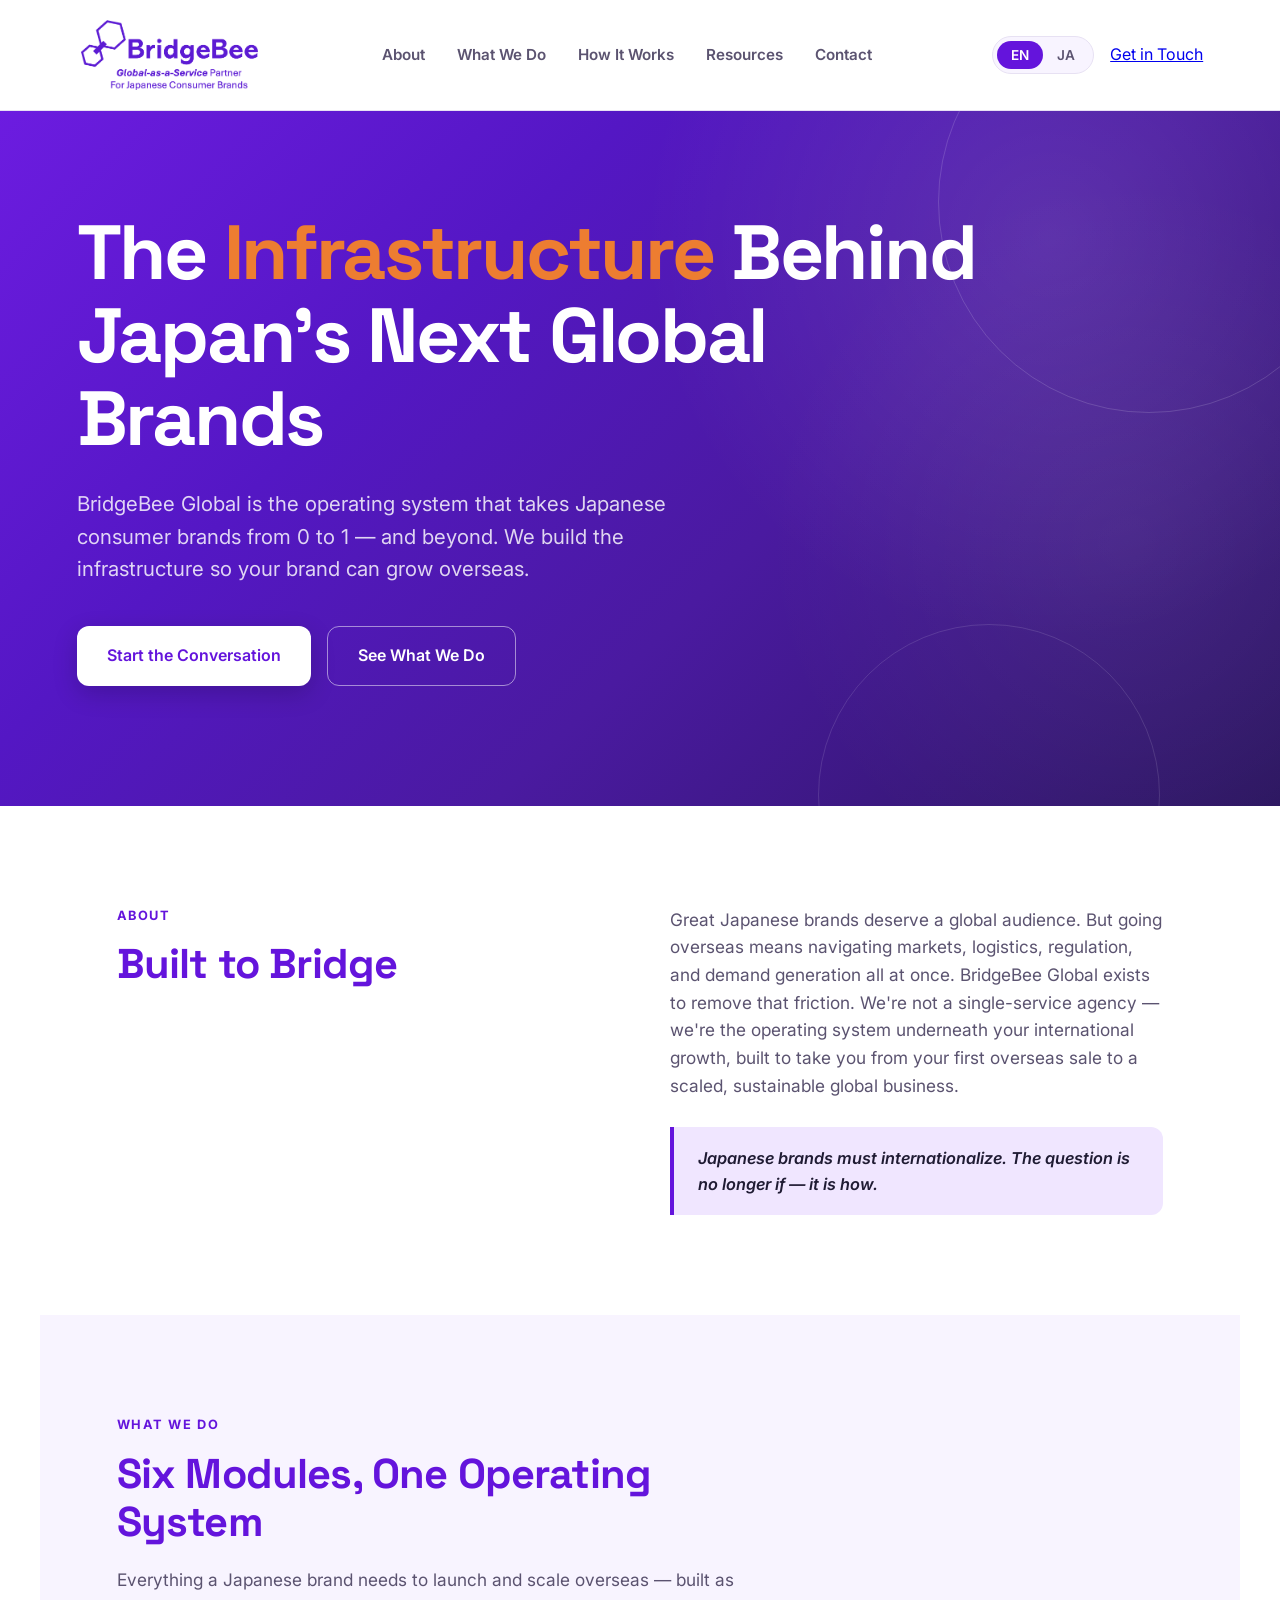
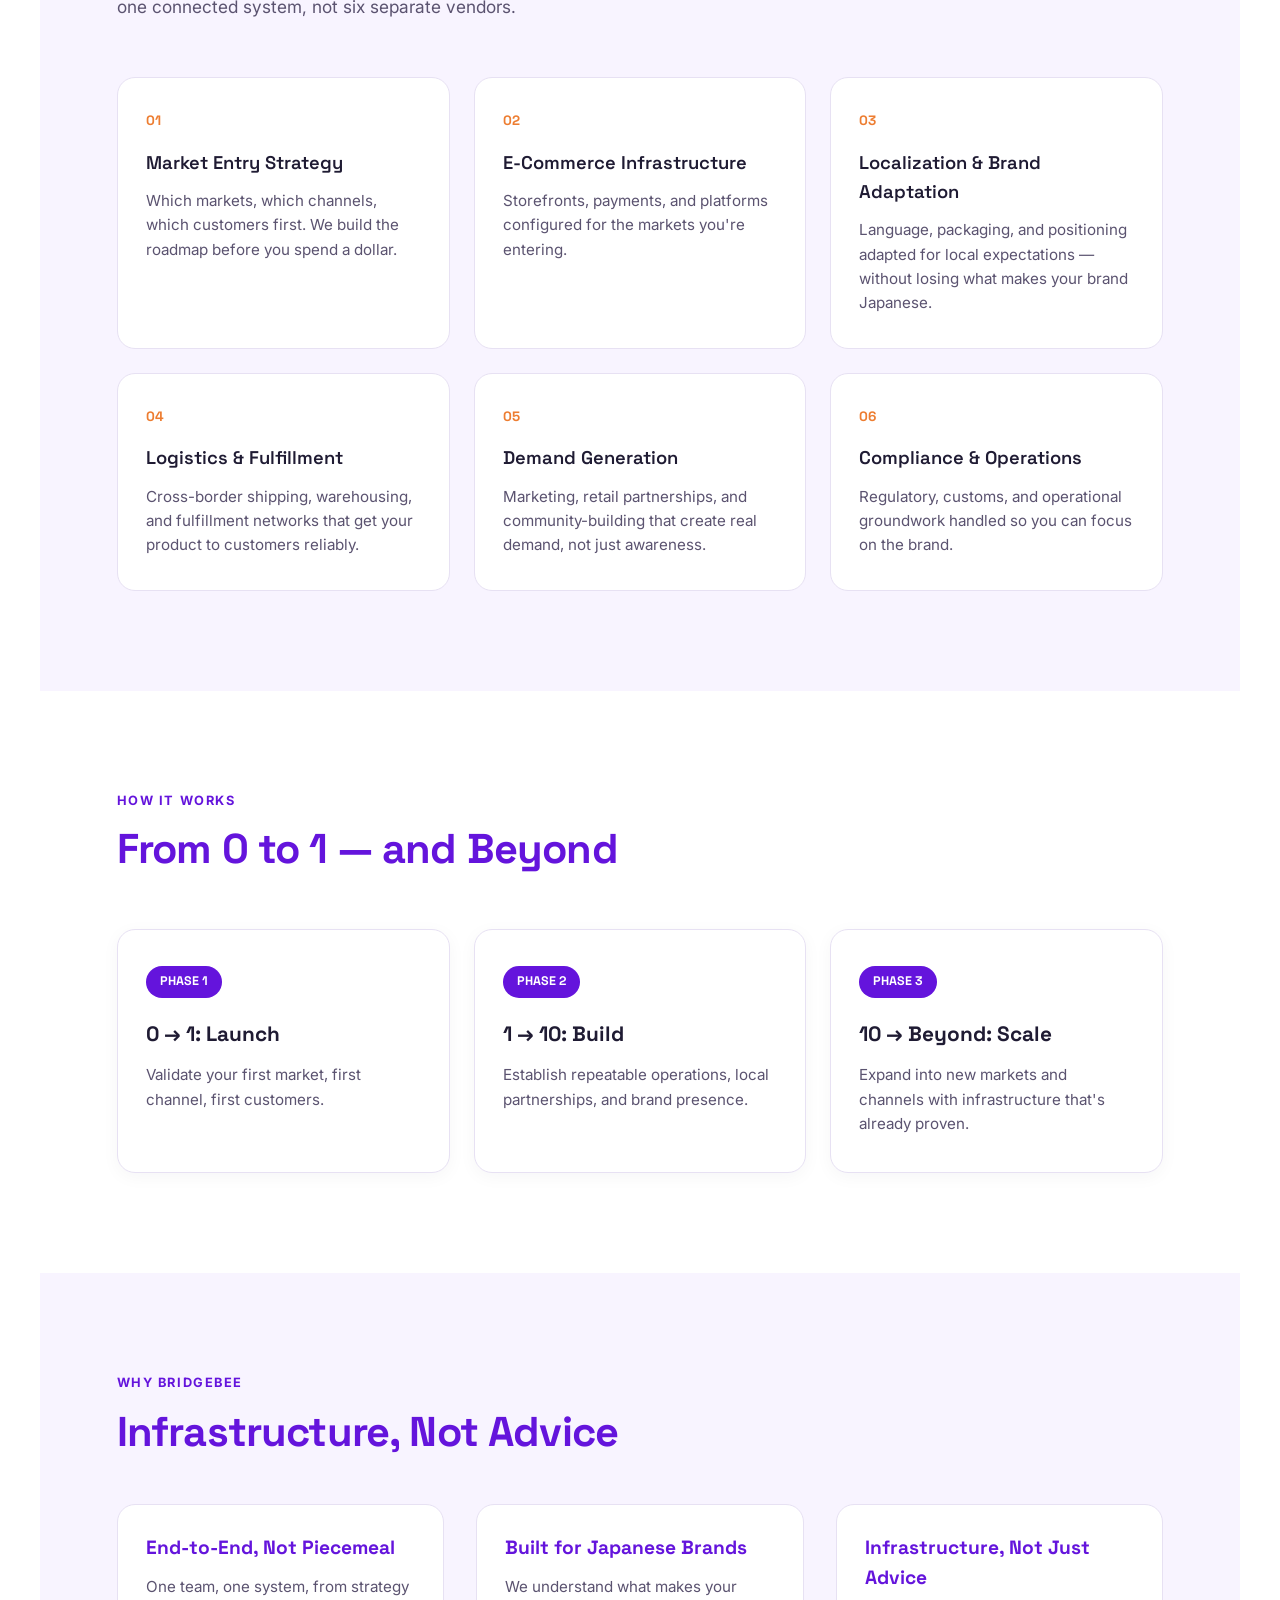
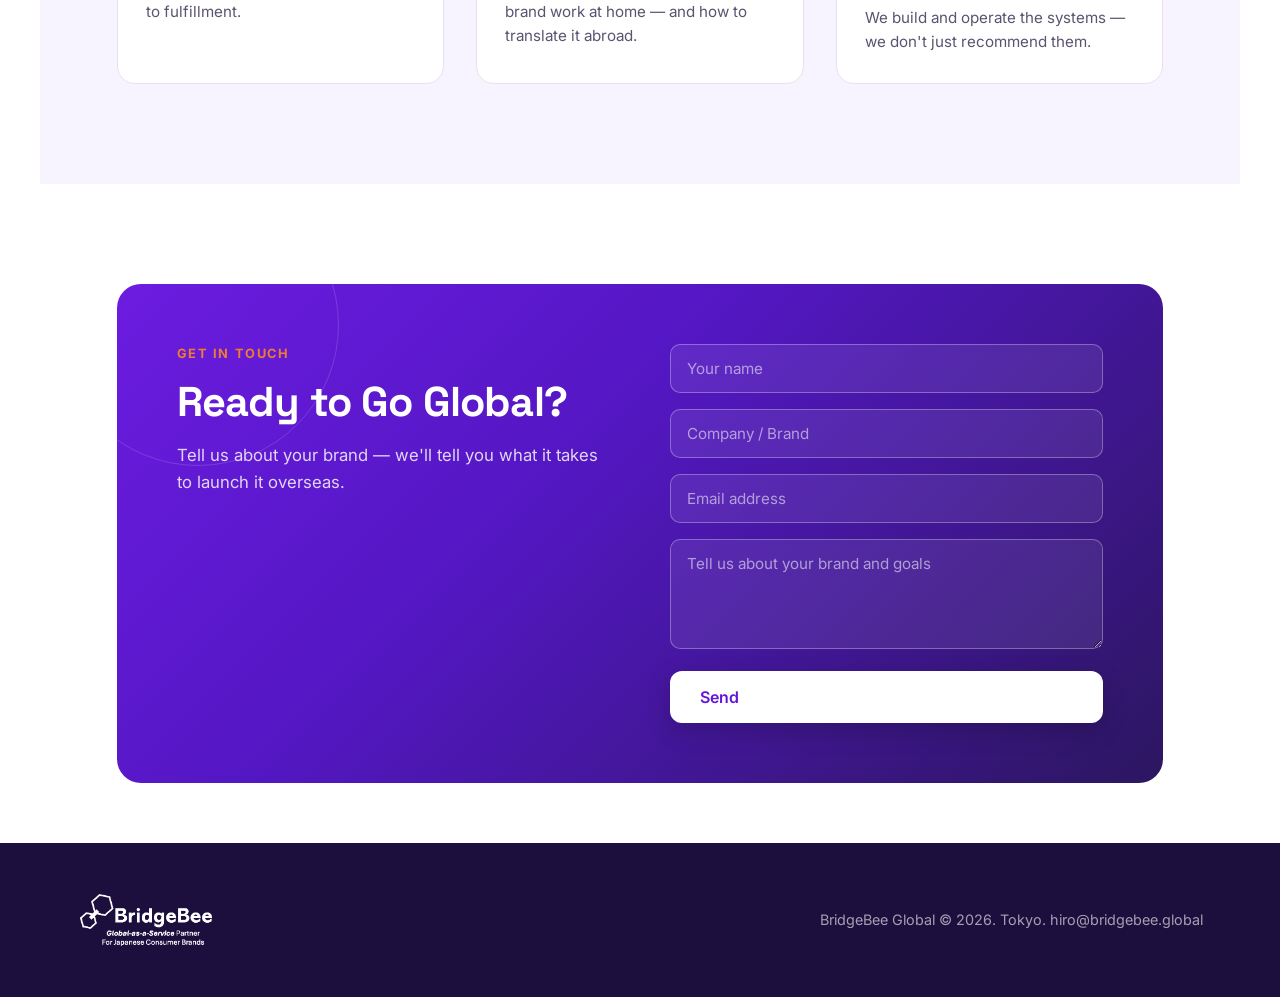
<file: index.html>
<!DOCTYPE html>
<html lang="en">
<head>
<meta charset="UTF-8">
<meta name="viewport" content="width=device-width, initial-scale=1.0">
<title>BridgeBee Global — The Operating System for Global Growth</title>
<meta name="description" content="BridgeBee Global is the operating system that takes Japanese consumer brands from 0 to 1 — and beyond.">
<link rel="canonical" href="https://bridgebee.global/">
<link rel="icon" href="/favicon.ico" sizes="any">
<link rel="icon" type="image/png" href="assets/favicon.png">
<link rel="apple-touch-icon" href="assets/apple-touch-icon.png">
<link rel="preconnect" href="https://fonts.googleapis.com">
<link rel="preconnect" href="https://fonts.gstatic.com" crossorigin>
<link href="https://fonts.googleapis.com/css2?family=Space+Grotesk:wght@400;500;600;700&family=Noto+Sans+JP:wght@400;500;700;900&family=Inter:wght@400;500;600&display=swap" rel="stylesheet">
<link rel="stylesheet" href="assets/site.css">
<script type="application/ld+json">
{
  "@context": "https://schema.org",
  "@type": "Organization",
  "name": "BridgeBee Global",
  "alternateName": "BridgeBee",
  "url": "https://bridgebee.global",
  "logo": "https://bridgebee.global/assets/logo-full-purple.png",
  "description": "BridgeBee Global is the operating system that takes Japanese consumer brands from 0 to 1 and beyond, building the infrastructure — market entry strategy, e-commerce, localization, logistics, demand generation, and compliance — for overseas growth.",
  "email": "hiro@bridgebee.global",
  "address": {
    "@type": "PostalAddress",
    "addressLocality": "Tokyo",
    "addressCountry": "JP"
  },
  "areaServed": "Worldwide",
  "knowsLanguage": ["en", "ja"]
}
</script>
</head>
<body data-lang="en">

<header>
  <a href="index.html"><img src="assets/logo-full-purple.png" alt="BridgeBee Global" class="logo-mark"></a>
  <div class="mobile-nav-links">
    <nav>
      <a href="#about"><span data-en>About</span><span data-ja>会社概要</span></a>
      <a href="#services"><span data-en>What We Do</span><span data-ja>サービス</span></a>
      <a href="#process"><span data-en>How It Works</span><span data-ja>プロセス</span></a>
      <a href="resources.html"><span data-en>Resources</span><span data-ja>リソース</span></a>
      <a href="#contact"><span data-en>Contact</span><span data-ja>お問い合わせ</span></a>
    </nav>
  </div>
  <div style="display:flex; align-items:center; gap:16px;">
    <div class="lang-toggle">
      <button id="btn-en" class="active" onclick="setLang('en')">EN</button>
      <button id="btn-ja" onclick="setLang('ja')">JA</button>
    </div>
    <a href="#contact" class="cta-nav" style="display:inline-block;"><span data-en>Get in Touch</span><span data-ja>お問い合わせ</span></a>
  </div>
</header>

<main>

  <section class="hero" id="top">
    <div class="hero-inner">
      <h1>
        <span data-en>The <span class="accent">Infrastructure</span> Behind Japan's Next Global Brands</span>
        <span data-ja>日本発ブランドの<span class="accent">海外展開</span>を支えるインフラストラクチャー</span>
      </h1>
      <p class="lede">
        <span data-en>BridgeBee Global is the operating system that takes Japanese consumer brands from 0 to 1 — and beyond. We build the infrastructure so your brand can grow overseas.</span>
        <span data-ja>BridgeBee Globalは、日本の消費者ブランドを0から1へ、そしてその先へと導くオペレーティングシステムです。ブランドが海外で成長するためのインフラを構築します。</span>
      </p>
      <div class="btn-row">
        <a href="#contact" class="btn btn-primary">
          <span data-en>Start the Conversation</span>
          <span data-ja>お問い合わせ</span>
        </a>
        <a href="#services" class="btn btn-secondary">
          <span data-en>See What We Do</span>
          <span data-ja>サービス内容を見る</span>
        </a>
      </div>
    </div>
  </section>

  <section class="about" id="about">
    <div class="about-grid">
      <div>
        <span class="section-label"><span data-en>ABOUT</span><span data-ja>会社概要</span></span>
        <h2>
          <span data-en>Built to Bridge</span>
          <span data-ja>架け橋になる、という発想</span>
        </h2>
      </div>
      <div>
        <p data-en>Great Japanese brands deserve a global audience. But going overseas means navigating markets, logistics, regulation, and demand generation all at once. BridgeBee Global exists to remove that friction. We're not a single-service agency — we're the operating system underneath your international growth, built to take you from your first overseas sale to a scaled, sustainable global business.</p>
        <p data-ja>優れた日本のブランドには、世界という市場がふさわしい。しかし海外展開には、市場調査、物流、規制対応、需要創出など、同時に取り組むべき課題が数多くあります。BridgeBee Globalは、その障壁を取り除くために存在します。私たちは単なる代行業者ではありません。ブランドの海外進出を支える「オペレーティングシステム」として、初めての海外売上から、持続可能なグローバルビジネスへの成長までを一貫して支援します。</p>
        <div class="quote-bar">
          <span data-en>Japanese brands must internationalize. The question is no longer if — it is how.</span>
          <span data-ja>日本ブランドは海外展開すべき時代。問うべきは「するかどうか」ではなく「どうやるか」。</span>
        </div>
      </div>
    </div>
  </section>

  <section class="services" id="services">
    <div class="services-head">
      <span class="section-label"><span data-en>WHAT WE DO</span><span data-ja>サービス</span></span>
      <h2>
        <span data-en>Six Modules, One Operating System</span>
        <span data-ja>6つのモジュール、ひとつのOS</span>
      </h2>
      <p data-en>Everything a Japanese brand needs to launch and scale overseas — built as one connected system, not six separate vendors.</p>
      <p data-ja>日本ブランドが海外で立ち上げ、成長するために必要なすべてを、6つの独立したベンダーではなく、ひとつの連携したシステムとして提供します。</p>
    </div>
    <div class="grid-6" id="services-grid">
      <div class="service-card">
        <span class="service-num">01</span>
        <h3><span data-en>Market Entry Strategy</span><span data-ja>市場参入戦略</span></h3>
        <p><span data-en>Which markets, which channels, which customers first. We build the roadmap before you spend a dollar.</span><span data-ja>どの市場に、どのチャネルで、どの顧客から。投資を始める前にロードマップを描きます。</span></p>
      </div>
      <div class="service-card">
        <span class="service-num">02</span>
        <h3><span data-en>E-Commerce Infrastructure</span><span data-ja>ECインフラ構築</span></h3>
        <p><span data-en>Storefronts, payments, and platforms configured for the markets you're entering.</span><span data-ja>進出先市場に最適化された店舗、決済、プラットフォームを整備します。</span></p>
      </div>
      <div class="service-card">
        <span class="service-num">03</span>
        <h3><span data-en>Localization & Brand Adaptation</span><span data-ja>ローカライゼーション&ブランド適応</span></h3>
        <p><span data-en>Language, packaging, and positioning adapted for local expectations — without losing what makes your brand Japanese.</span><span data-ja>言語、パッケージ、ポジショニングを現地の期待に合わせて調整。日本らしさは失いません。</span></p>
      </div>
      <div class="service-card">
        <span class="service-num">04</span>
        <h3><span data-en>Logistics & Fulfillment</span><span data-ja>物流・フルフィルメント</span></h3>
        <p><span data-en>Cross-border shipping, warehousing, and fulfillment networks that get your product to customers reliably.</span><span data-ja>国際配送、倉庫、フルフィルメントネットワークで確実に顧客へ届けます。</span></p>
      </div>
      <div class="service-card">
        <span class="service-num">05</span>
        <h3><span data-en>Demand Generation</span><span data-ja>需要創出</span></h3>
        <p><span data-en>Marketing, retail partnerships, and community-building that create real demand, not just awareness.</span><span data-ja>マーケティング、リテールパートナーシップ、コミュニティ構築を通じて、認知だけでなく実需を生み出します。</span></p>
      </div>
      <div class="service-card">
        <span class="service-num">06</span>
        <h3><span data-en>Compliance & Operations</span><span data-ja>コンプライアンス&オペレーション</span></h3>
        <p><span data-en>Regulatory, customs, and operational groundwork handled so you can focus on the brand.</span><span data-ja>規制対応や通関などの運用基盤を整え、ブランド作りに集中できる環境を。</span></p>
      </div>
    </div>
  </section>

  <section class="process" id="process">
    <span class="section-label"><span data-en>HOW IT WORKS</span><span data-ja>プロセス</span></span>
    <h2>
      <span data-en>From 0 to 1 — and Beyond</span>
      <span data-ja>0から1へ、そしてその先へ</span>
    </h2>
    <div class="process-track" id="process-track">
      <div class="phase">
        <span class="tag"><span data-en>PHASE 1</span><span data-ja>フェーズ1</span></span>
        <h3><span data-en>0 → 1: Launch</span><span data-ja>0→1：ローンチ</span></h3>
        <p><span data-en>Validate your first market, first channel, first customers.</span><span data-ja>最初の市場・チャネル・顧客を検証します。</span></p>
      </div>
      <div class="phase">
        <span class="tag"><span data-en>PHASE 2</span><span data-ja>フェーズ2</span></span>
        <h3><span data-en>1 → 10: Build</span><span data-ja>1→10：基盤構築</span></h3>
        <p><span data-en>Establish repeatable operations, local partnerships, and brand presence.</span><span data-ja>再現可能な運用体制、現地パートナーシップ、ブランド認知を確立します。</span></p>
      </div>
      <div class="phase">
        <span class="tag"><span data-en>PHASE 3</span><span data-ja>フェーズ3</span></span>
        <h3><span data-en>10 → Beyond: Scale</span><span data-ja>10→その先：スケール</span></h3>
        <p><span data-en>Expand into new markets and channels with infrastructure that's already proven.</span><span data-ja>実証済みのインフラを活かし、新たな市場・チャネルへ拡大します。</span></p>
      </div>
    </div>
  </section>

  <section class="why" id="why">
    <span class="section-label"><span data-en>WHY BRIDGEBEE</span><span data-ja>選ばれる理由</span></span>
    <h2>
      <span data-en>Infrastructure, Not Advice</span>
      <span data-ja>アドバイスではなく、インフラを。</span>
    </h2>
    <div class="why-grid" id="why-grid">
      <div class="why-item">
        <h3><span data-en>End-to-End, Not Piecemeal</span><span data-ja>部分的ではなく、一気通貫</span></h3>
        <p><span data-en>One team, one system, from strategy to fulfillment.</span><span data-ja>戦略からフルフィルメントまで、ひとつのチーム・システムで。</span></p>
      </div>
      <div class="why-item">
        <h3><span data-en>Built for Japanese Brands</span><span data-ja>日本ブランドに特化</span></h3>
        <p><span data-en>We understand what makes your brand work at home — and how to translate it abroad.</span><span data-ja>国内での強みを理解した上で、海外へ翻訳します。</span></p>
      </div>
      <div class="why-item">
        <h3><span data-en>Infrastructure, Not Just Advice</span><span data-ja>アドバイスだけでなく、実装まで</span></h3>
        <p><span data-en>We build and operate the systems — we don't just recommend them.</span><span data-ja>実際にシステムを構築・運用します。</span></p>
      </div>
    </div>
  </section>

  <section class="contact" id="contact">
    <div class="contact-wrap">
      <div class="contact-copy">
        <span class="section-label"><span data-en>GET IN TOUCH</span><span data-ja>お問い合わせ</span></span>
        <h2 style="margin-bottom:0;">
          <span data-en>Ready to Go Global?</span>
          <span data-ja>海外展開を始めませんか？</span>
        </h2>
        <p data-en>Tell us about your brand — we'll tell you what it takes to launch it overseas.</p>
        <p data-ja>ブランドについてお聞かせください。海外展開に必要なことをご提案します。</p>
      </div>
      <form name="contact" method="POST" data-netlify="true" netlify-honeypot="bot-field">
        <input type="hidden" name="form-name" value="contact">
        <p style="display:none;"><label>Don't fill this out: <input name="bot-field"></label></p>
        <input type="text" name="name" data-en-ph="Your name" data-ja-ph="お名前" required>
        <input type="text" name="company" data-en-ph="Company / Brand" data-ja-ph="会社名・ブランド名" required>
        <input type="email" name="email" data-en-ph="Email address" data-ja-ph="メールアドレス" required>
        <textarea name="message" data-en-ph="Tell us about your brand and goals" data-ja-ph="ブランドや目標について教えてください" required></textarea>
        <button type="submit" class="btn btn-primary">
          <span data-en>Send</span>
          <span data-ja>送信する</span>
        </button>
      </form>
    </div>
  </section>

</main>

<footer>
  <div class="footer-inner">
    <img src="assets/logo-full-white.png" alt="BridgeBee Global">
    <p>BridgeBee Global © 2026. Tokyo. hiro@bridgebee.global</p>
  </div>
</footer>

<script src="assets/lang.js"></script>
<script>
  const saved = localStorage.getItem('bridgebee-lang');
  setLang(saved === 'ja' ? 'ja' : 'en');
</script>

</body>
</html>
</file>
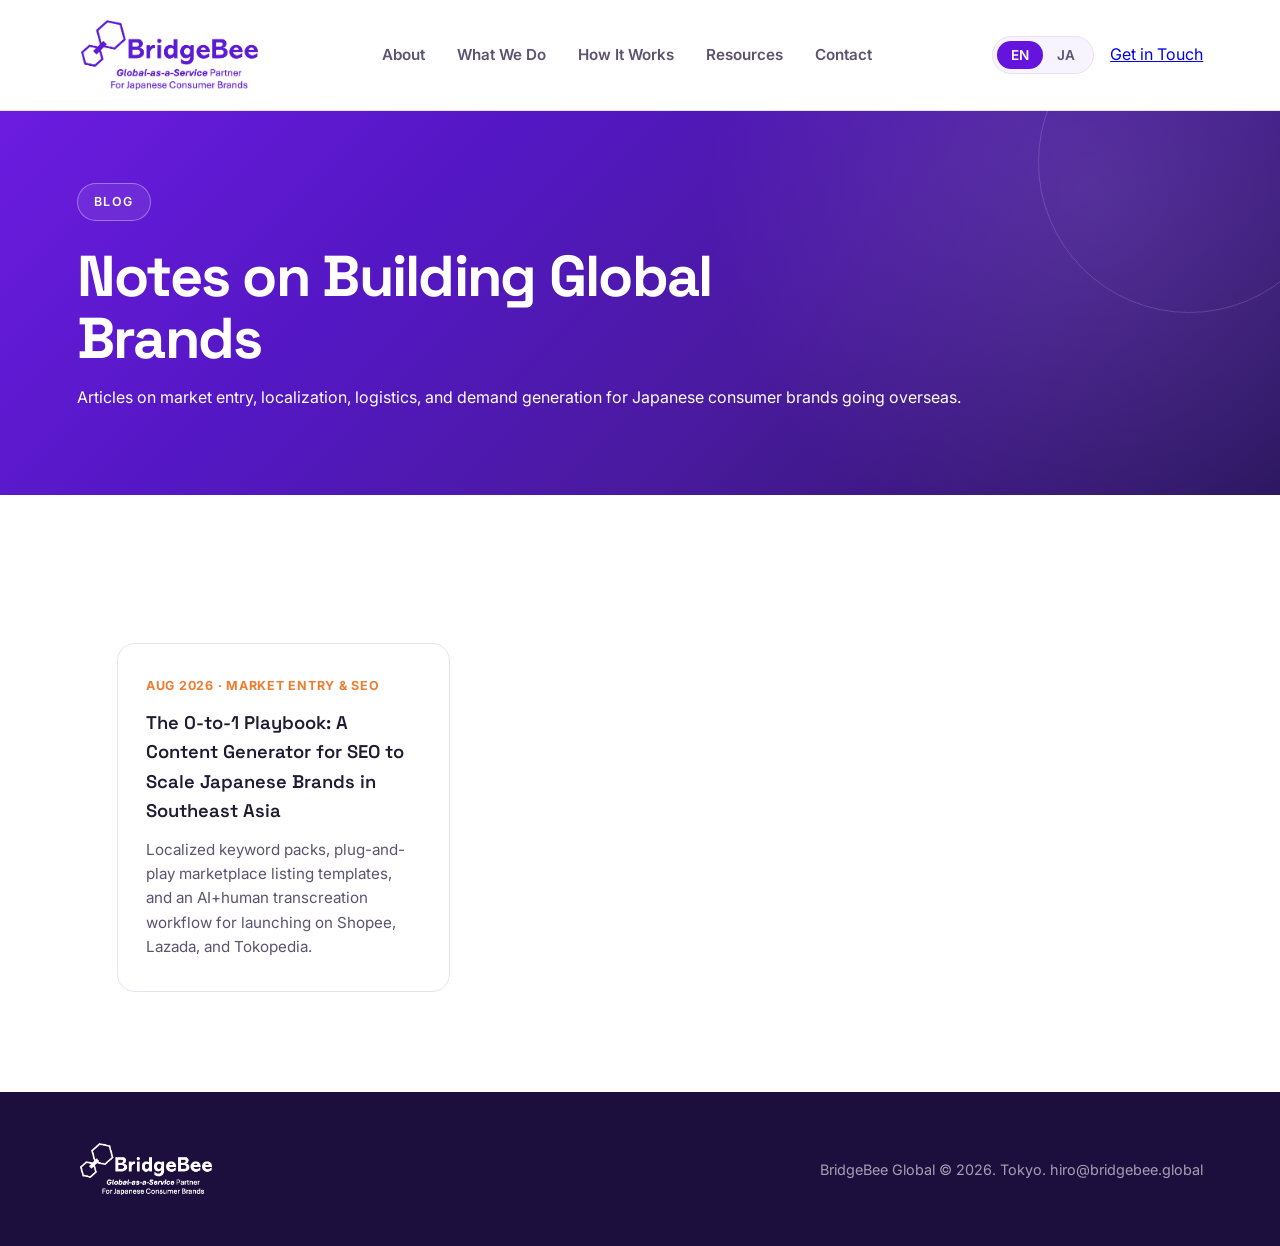
<file: blog/index.html>
<!DOCTYPE html>
<html lang="en">
<head>
<meta charset="UTF-8">
<meta name="viewport" content="width=device-width, initial-scale=1.0">
<title>Blog — BridgeBee Global</title>
<meta name="description" content="Articles on Japanese consumer brands expanding overseas — market entry, localization, logistics, and demand generation.">
<link rel="canonical" href="https://bridgebee.global/blog/">
<link rel="icon" href="/favicon.ico" sizes="any">
<link rel="icon" type="image/png" href="../assets/favicon.png">
<link rel="apple-touch-icon" href="../assets/apple-touch-icon.png">
<link rel="preconnect" href="https://fonts.googleapis.com">
<link rel="preconnect" href="https://fonts.gstatic.com" crossorigin>
<link href="https://fonts.googleapis.com/css2?family=Space+Grotesk:wght@400;500;600;700&family=Noto+Sans+JP:wght@400;500;700;900&family=Inter:wght@400;500;600&display=swap" rel="stylesheet">
<link rel="stylesheet" href="../assets/site.css">
</head>
<body data-lang="en">

<header>
  <a href="../index.html"><img src="../assets/logo-full-purple.png" alt="BridgeBee Global" class="logo-mark"></a>
  <div class="mobile-nav-links">
    <nav>
      <a href="../index.html#about"><span data-en>About</span><span data-ja>会社概要</span></a>
      <a href="../index.html#services"><span data-en>What We Do</span><span data-ja>サービス</span></a>
      <a href="../index.html#process"><span data-en>How It Works</span><span data-ja>プロセス</span></a>
      <a href="../resources.html"><span data-en>Resources</span><span data-ja>リソース</span></a>
      <a href="../index.html#contact"><span data-en>Contact</span><span data-ja>お問い合わせ</span></a>
    </nav>
  </div>
  <div style="display:flex; align-items:center; gap:16px;">
    <div class="lang-toggle">
      <button id="btn-en" class="active" onclick="setLang('en')">EN</button>
      <button id="btn-ja" onclick="setLang('ja')">JA</button>
    </div>
    <a href="../index.html#contact" class="cta-nav" style="display:inline-block;"><span data-en>Get in Touch</span><span data-ja>お問い合わせ</span></a>
  </div>
</header>

<main>

  <section class="page-hero">
    <div class="page-hero-inner">
      <div class="eyebrow">
        <span data-en>BLOG</span>
        <span data-ja>ブログ</span>
      </div>
      <h1>
        <span data-en>Notes on Building Global Brands</span>
        <span data-ja>グローバルブランド構築についての知見</span>
      </h1>
      <p class="lede">
        <span data-en>Articles on market entry, localization, logistics, and demand generation for Japanese consumer brands going overseas.</span>
        <span data-ja>日本の消費者ブランドの海外展開に関する、市場参入・ローカライゼーション・物流・需要創出についての記事。</span>
      </p>
    </div>
  </section>

  <section class="resources-section">
    <!--
      HOW TO ADD A POST:
      1. Copy blog/template.html to a new file, e.g. blog/market-entry-checklist.html
      2. Fill in the title, date, and body content (EN + JA) in that file.
      3. Add a card for it below, inside <div class="blog-grid">, following the
         commented-out example card.
      4. Add the new post URL to sitemap.xml at the site root.
    -->
    <div class="blog-grid">
      <a href="seo-content-generator-japanese-brands-southeast-asia.html" class="blog-card">
        <span class="blog-meta"><span data-en>Aug 2026 · Market Entry & SEO</span><span data-ja>2026年8月 · 市場参入 & SEO</span></span>
        <h3><span data-en>The 0-to-1 Playbook: A Content Generator for SEO to Scale Japanese Brands in Southeast Asia</span><span data-ja>0→1プレイブック：東南アジアで日本ブランドをスケールするSEOコンテンツジェネレーター</span></h3>
        <p><span data-en>Localized keyword packs, plug-and-play marketplace listing templates, and an AI+human transcreation workflow for launching on Shopee, Lazada, and Tokopedia.</span><span data-ja>Shopee・Lazada・Tokopediaへの出品に向けた、ローカライズドキーワードパック、そのまま使える出品テンプレート、AI+人間のトランスクリエーション・ワークフロー。</span></p>
      </a>
      <!--
      <a href="market-entry-checklist.html" class="blog-card">
        <span class="blog-meta">Aug 2026</span>
        <h3><span data-en>Post Title</span><span data-ja>記事タイトル</span></h3>
        <p><span data-en>One or two sentence summary of the post.</span><span data-ja>記事の要約を1〜2文で。</span></p>
      </a>
      -->
    </div>
  </section>

</main>

<footer>
  <div class="footer-inner">
    <img src="../assets/logo-full-white.png" alt="BridgeBee Global">
    <p>BridgeBee Global © 2026. Tokyo. hiro@bridgebee.global</p>
  </div>
</footer>

<script src="../assets/lang.js"></script>
<script>
  const saved = localStorage.getItem('bridgebee-lang');
  setLang(saved === 'ja' ? 'ja' : 'en');
</script>

</body>
</html>
</file>
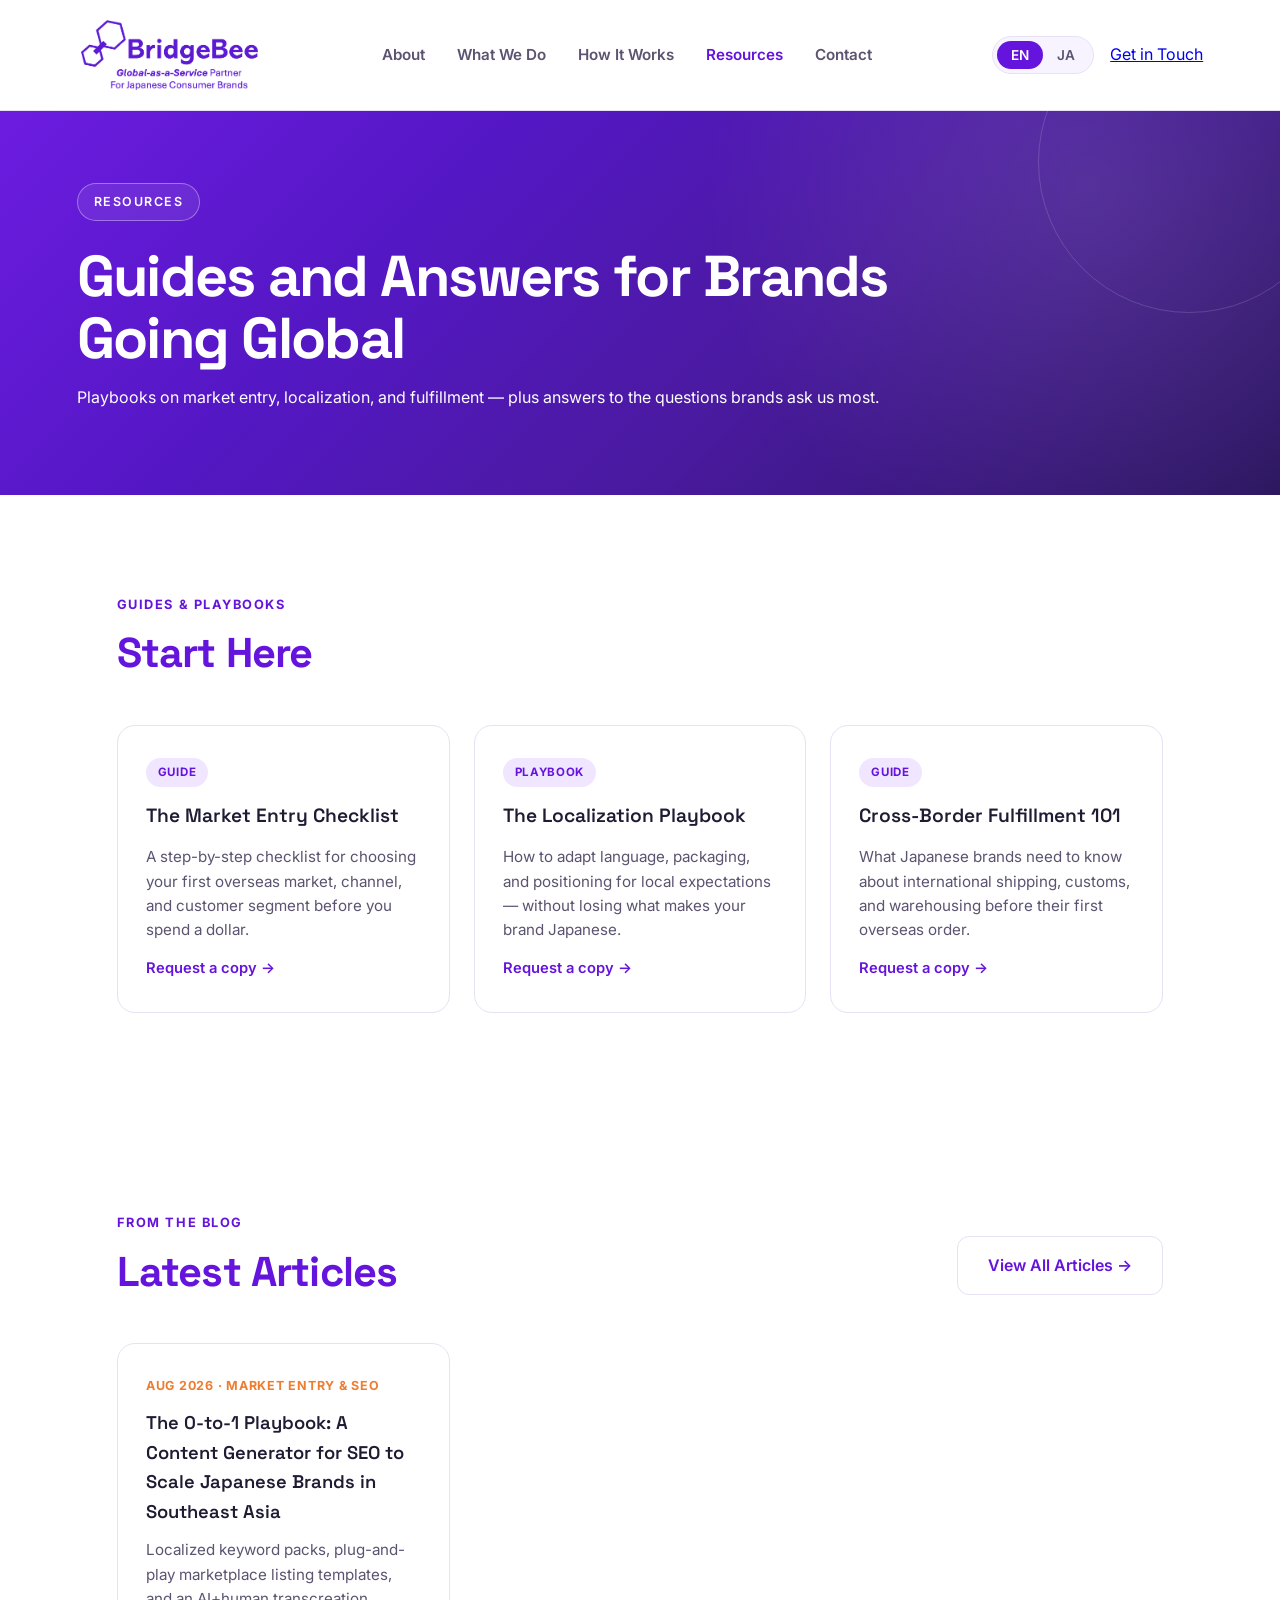
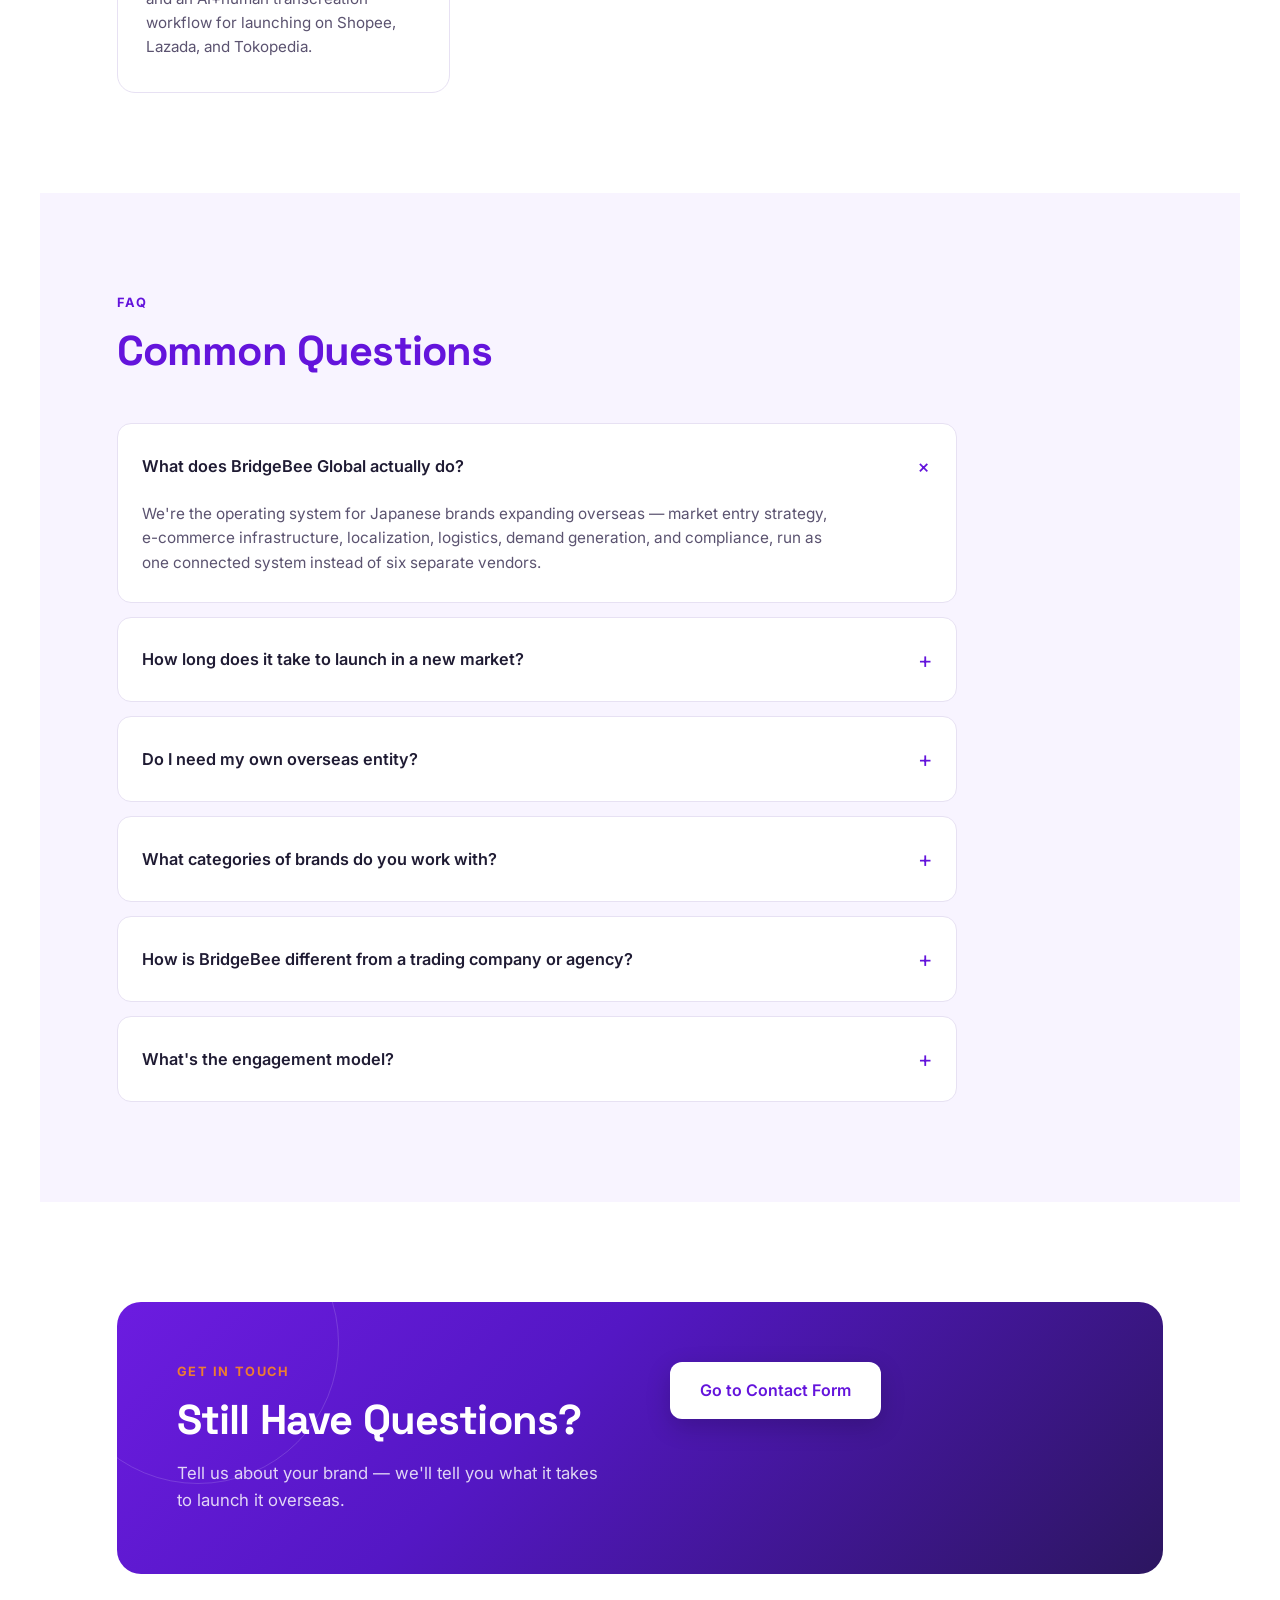
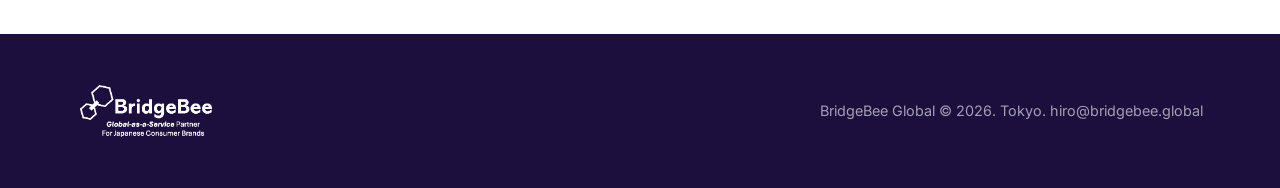
<file: resources.html>
<!DOCTYPE html>
<html lang="en">
<head>
<meta charset="UTF-8">
<meta name="viewport" content="width=device-width, initial-scale=1.0">
<title>Resources — BridgeBee Global</title>
<meta name="description" content="Guides, playbooks, and answers for Japanese consumer brands going global.">
<link rel="canonical" href="https://bridgebee.global/resources">
<link rel="icon" href="/favicon.ico" sizes="any">
<link rel="icon" type="image/png" href="assets/favicon.png">
<link rel="apple-touch-icon" href="assets/apple-touch-icon.png">
<link rel="preconnect" href="https://fonts.googleapis.com">
<link rel="preconnect" href="https://fonts.gstatic.com" crossorigin>
<link href="https://fonts.googleapis.com/css2?family=Space+Grotesk:wght@400;500;600;700&family=Noto+Sans+JP:wght@400;500;700;900&family=Inter:wght@400;500;600&display=swap" rel="stylesheet">
<link rel="stylesheet" href="assets/site.css">
<script type="application/ld+json">
{
  "@context": "https://schema.org",
  "@type": "FAQPage",
  "mainEntity": [
    {
      "@type": "Question",
      "name": "What does BridgeBee Global actually do?",
      "acceptedAnswer": {
        "@type": "Answer",
        "text": "We're the operating system for Japanese brands expanding overseas — market entry strategy, e-commerce infrastructure, localization, logistics, demand generation, and compliance, run as one connected system instead of six separate vendors."
      }
    },
    {
      "@type": "Question",
      "name": "How long does it take to launch in a new market?",
      "acceptedAnswer": {
        "@type": "Answer",
        "text": "It depends on the market and channel, but most brands move from strategy to their first overseas sale within a few months once we've aligned on the plan."
      }
    },
    {
      "@type": "Question",
      "name": "Do I need my own overseas entity?",
      "acceptedAnswer": {
        "@type": "Answer",
        "text": "Not necessarily. We structure each launch as an operating vehicle appropriate to the brand — sometimes that involves a local entity or joint venture, sometimes it doesn't. We'll walk you through the options for your situation."
      }
    },
    {
      "@type": "Question",
      "name": "What categories of brands do you work with?",
      "acceptedAnswer": {
        "@type": "Answer",
        "text": "We focus on Japanese consumer brands — categories like beauty, food and beverage, lifestyle, and wellness tend to fit well, but we evaluate every brand individually."
      }
    },
    {
      "@type": "Question",
      "name": "How is BridgeBee different from a trading company or agency?",
      "acceptedAnswer": {
        "@type": "Answer",
        "text": "Trading companies move product; agencies give advice. We do both, plus the operating infrastructure in between — one accountable team running strategy, execution, and operations together."
      }
    },
    {
      "@type": "Question",
      "name": "What's the engagement model?",
      "acceptedAnswer": {
        "@type": "Answer",
        "text": "It varies by brand and market — typically a mix of management fees, success fees, and upside participation, aligned around the same outcomes you care about. Tell us about your brand and we'll put together a specific proposal."
      }
    }
  ]
}
</script>
</head>
<body data-lang="en">

<header>
  <a href="index.html"><img src="assets/logo-full-purple.png" alt="BridgeBee Global" class="logo-mark"></a>
  <div class="mobile-nav-links">
    <nav>
      <a href="index.html#about"><span data-en>About</span><span data-ja>会社概要</span></a>
      <a href="index.html#services"><span data-en>What We Do</span><span data-ja>サービス</span></a>
      <a href="index.html#process"><span data-en>How It Works</span><span data-ja>プロセス</span></a>
      <a href="resources.html" class="active"><span data-en>Resources</span><span data-ja>リソース</span></a>
      <a href="index.html#contact"><span data-en>Contact</span><span data-ja>お問い合わせ</span></a>
    </nav>
  </div>
  <div style="display:flex; align-items:center; gap:16px;">
    <div class="lang-toggle">
      <button id="btn-en" class="active" onclick="setLang('en')">EN</button>
      <button id="btn-ja" onclick="setLang('ja')">JA</button>
    </div>
    <a href="index.html#contact" class="cta-nav" style="display:inline-block;"><span data-en>Get in Touch</span><span data-ja>お問い合わせ</span></a>
  </div>
</header>

<main>

  <section class="page-hero">
    <div class="page-hero-inner">
      <div class="eyebrow">
        <span data-en>RESOURCES</span>
        <span data-ja>リソース</span>
      </div>
      <h1>
        <span data-en>Guides and Answers for Brands Going Global</span>
        <span data-ja>海外展開のためのガイドとQ&A</span>
      </h1>
      <p class="lede">
        <span data-en>Playbooks on market entry, localization, and fulfillment — plus answers to the questions brands ask us most.</span>
        <span data-ja>市場参入、ローカライゼーション、フルフィルメントに関するプレイブックと、よくいただくご質問への回答をまとめました。</span>
      </p>
    </div>
  </section>

  <section class="resources-section">
    <span class="section-label"><span data-en>GUIDES & PLAYBOOKS</span><span data-ja>ガイド&プレイブック</span></span>
    <h2>
      <span data-en>Start Here</span>
      <span data-ja>まずはここから</span>
    </h2>
    <div class="resource-grid">

      <div class="resource-card">
        <span class="resource-tag"><span data-en>GUIDE</span><span data-ja>ガイド</span></span>
        <h3>
          <span data-en>The Market Entry Checklist</span>
          <span data-ja>市場参入チェックリスト</span>
        </h3>
        <p data-en>A step-by-step checklist for choosing your first overseas market, channel, and customer segment before you spend a dollar.</p>
        <p data-ja>投資を始める前に、最初の海外市場・チャネル・顧客セグメントを選ぶためのステップバイステップ・チェックリストです。</p>
        <a href="index.html#contact">
          <span data-en>Request a copy →</span>
          <span data-ja>資料を請求する →</span>
        </a>
      </div>

      <div class="resource-card">
        <span class="resource-tag"><span data-en>PLAYBOOK</span><span data-ja>プレイブック</span></span>
        <h3>
          <span data-en>The Localization Playbook</span>
          <span data-ja>ローカライゼーション・プレイブック</span>
        </h3>
        <p data-en>How to adapt language, packaging, and positioning for local expectations — without losing what makes your brand Japanese.</p>
        <p data-ja>日本らしさを失うことなく、言語・パッケージ・ポジショニングを現地の期待に合わせて適応させる方法。</p>
        <a href="index.html#contact">
          <span data-en>Request a copy →</span>
          <span data-ja>資料を請求する →</span>
        </a>
      </div>

      <div class="resource-card">
        <span class="resource-tag"><span data-en>GUIDE</span><span data-ja>ガイド</span></span>
        <h3>
          <span data-en>Cross-Border Fulfillment 101</span>
          <span data-ja>越境フルフィルメント入門</span>
        </h3>
        <p data-en>What Japanese brands need to know about international shipping, customs, and warehousing before their first overseas order.</p>
        <p data-ja>初めての海外受注の前に知っておくべき、国際配送・通関・倉庫保管の基礎知識。</p>
        <a href="index.html#contact">
          <span data-en>Request a copy →</span>
          <span data-ja>資料を請求する →</span>
        </a>
      </div>

    </div>
  </section>

  <section class="resources-section">
    <div style="display:flex; justify-content:space-between; align-items:flex-end; flex-wrap:wrap; gap:16px;">
      <div>
        <span class="section-label"><span data-en>FROM THE BLOG</span><span data-ja>ブログ</span></span>
        <h2 style="margin-bottom:0;">
          <span data-en>Latest Articles</span>
          <span data-ja>最新記事</span>
        </h2>
      </div>
      <a href="blog/index.html" class="btn btn-outline-purple">
        <span data-en>View All Articles →</span>
        <span data-ja>すべての記事を見る →</span>
      </a>
    </div>
    <div class="blog-grid" id="blog-grid">
      <a href="blog/seo-content-generator-japanese-brands-southeast-asia.html" class="blog-card">
        <span class="blog-meta"><span data-en>Aug 2026 · Market Entry & SEO</span><span data-ja>2026年8月 · 市場参入 & SEO</span></span>
        <h3><span data-en>The 0-to-1 Playbook: A Content Generator for SEO to Scale Japanese Brands in Southeast Asia</span><span data-ja>0→1プレイブック：東南アジアで日本ブランドをスケールするSEOコンテンツジェネレーター</span></h3>
        <p><span data-en>Localized keyword packs, plug-and-play marketplace listing templates, and an AI+human transcreation workflow for launching on Shopee, Lazada, and Tokopedia.</span><span data-ja>Shopee・Lazada・Tokopediaへの出品に向けた、ローカライズドキーワードパック、そのまま使える出品テンプレート、AI+人間のトランスクリエーション・ワークフロー。</span></p>
      </a>
    </div>
  </section>

  <section class="resources-section alt">
    <span class="section-label"><span data-en>FAQ</span><span data-ja>よくある質問</span></span>
    <h2>
      <span data-en>Common Questions</span>
      <span data-ja>よくいただく質問</span>
    </h2>
    <div class="faq-list" id="faq-list">
      <details class="faq-item" open>
        <summary><span data-en>What does BridgeBee Global actually do?</span><span data-ja>BridgeBee Globalは具体的に何をしていますか？</span></summary>
        <div class="faq-answer"><span data-en>We're the operating system for Japanese brands expanding overseas — market entry strategy, e-commerce infrastructure, localization, logistics, demand generation, and compliance, run as one connected system instead of six separate vendors.</span><span data-ja>私たちは日本ブランドの海外展開を支えるオペレーティングシステムです。市場参入戦略、ECインフラ、ローカライゼーション、物流、需要創出、コンプライアンスを、6つの別々のベンダーではなく、ひとつの連携したシステムとして提供します。</span></div>
      </details>
      <details class="faq-item">
        <summary><span data-en>How long does it take to launch in a new market?</span><span data-ja>新しい市場でのローンチにはどれくらい時間がかかりますか？</span></summary>
        <div class="faq-answer"><span data-en>It depends on the market and channel, but most brands move from strategy to their first overseas sale within a few months once we've aligned on the plan.</span><span data-ja>市場やチャネルによって異なりますが、計画が固まってから数ヶ月以内に、最初の海外売上に至るブランドがほとんどです。</span></div>
      </details>
      <details class="faq-item">
        <summary><span data-en>Do I need my own overseas entity?</span><span data-ja>現地法人は必要ですか？</span></summary>
        <div class="faq-answer"><span data-en>Not necessarily. We structure each launch as an operating vehicle appropriate to the brand — sometimes that involves a local entity or joint venture, sometimes it doesn't. We'll walk you through the options for your situation.</span><span data-ja>必ずしも必要ではありません。各ローンチはブランドに適した形で運用体制を構築します。現地法人や合弁が必要な場合もあれば、不要な場合もあります。状況に応じた選択肢をご提案します。</span></div>
      </details>
      <details class="faq-item">
        <summary><span data-en>What categories of brands do you work with?</span><span data-ja>どのようなカテゴリーのブランドと取り組んでいますか？</span></summary>
        <div class="faq-answer"><span data-en>We focus on Japanese consumer brands — categories like beauty, food and beverage, lifestyle, and wellness tend to fit well, but we evaluate every brand individually.</span><span data-ja>私たちは日本の消費者ブランドを対象としています。美容、飲食、ライフスタイル、ウェルネスなどのカテゴリーとの親和性が高いですが、ブランドごとに個別に評価しています。</span></div>
      </details>
      <details class="faq-item">
        <summary><span data-en>How is BridgeBee different from a trading company or agency?</span><span data-ja>商社や代理店とはどう違いますか？</span></summary>
        <div class="faq-answer"><span data-en>Trading companies move product; agencies give advice. We do both, plus the operating infrastructure in between — one accountable team running strategy, execution, and operations together.</span><span data-ja>商社は商品を動かし、代理店はアドバイスを提供します。私たちはその両方に加え、運用インフラも担います。戦略・実行・オペレーションを一体で担う、責任の所在が明確なチームです。</span></div>
      </details>
      <details class="faq-item">
        <summary><span data-en>What's the engagement model?</span><span data-ja>契約形態はどのようになっていますか？</span></summary>
        <div class="faq-answer"><span data-en>It varies by brand and market — typically a mix of management fees, success fees, and upside participation, aligned around the same outcomes you care about. Tell us about your brand and we'll put together a specific proposal.</span><span data-ja>ブランドや市場によって異なりますが、通常はマネジメントフィー、成功報酬、アップサイド参加を組み合わせた形で、双方の利益が一致するよう設計しています。ブランドについてお聞かせいただければ、具体的なご提案をいたします。</span></div>
      </details>
    </div>
  </section>

  <section class="contact" id="contact">
    <div class="contact-wrap">
      <div class="contact-copy">
        <span class="section-label"><span data-en>GET IN TOUCH</span><span data-ja>お問い合わせ</span></span>
        <h2 style="margin-bottom:0;">
          <span data-en>Still Have Questions?</span>
          <span data-ja>まだ疑問がありますか？</span>
        </h2>
        <p data-en>Tell us about your brand — we'll tell you what it takes to launch it overseas.</p>
        <p data-ja>ブランドについてお聞かせください。海外展開に必要なことをご提案します。</p>
      </div>
      <div style="display:flex; align-items:flex-start;">
        <a href="index.html#contact" class="btn btn-primary" style="position:relative; z-index:2;">
          <span data-en>Go to Contact Form</span>
          <span data-ja>お問い合わせフォームへ</span>
        </a>
      </div>
    </div>
  </section>

</main>

<footer>
  <div class="footer-inner">
    <img src="assets/logo-full-white.png" alt="BridgeBee Global">
    <p>BridgeBee Global © 2026. Tokyo. hiro@bridgebee.global</p>
  </div>
</footer>

<script src="assets/lang.js"></script>
<script>
  const saved = localStorage.getItem('bridgebee-lang');
  setLang(saved === 'ja' ? 'ja' : 'en');
</script>

</body>
</html>
</file>
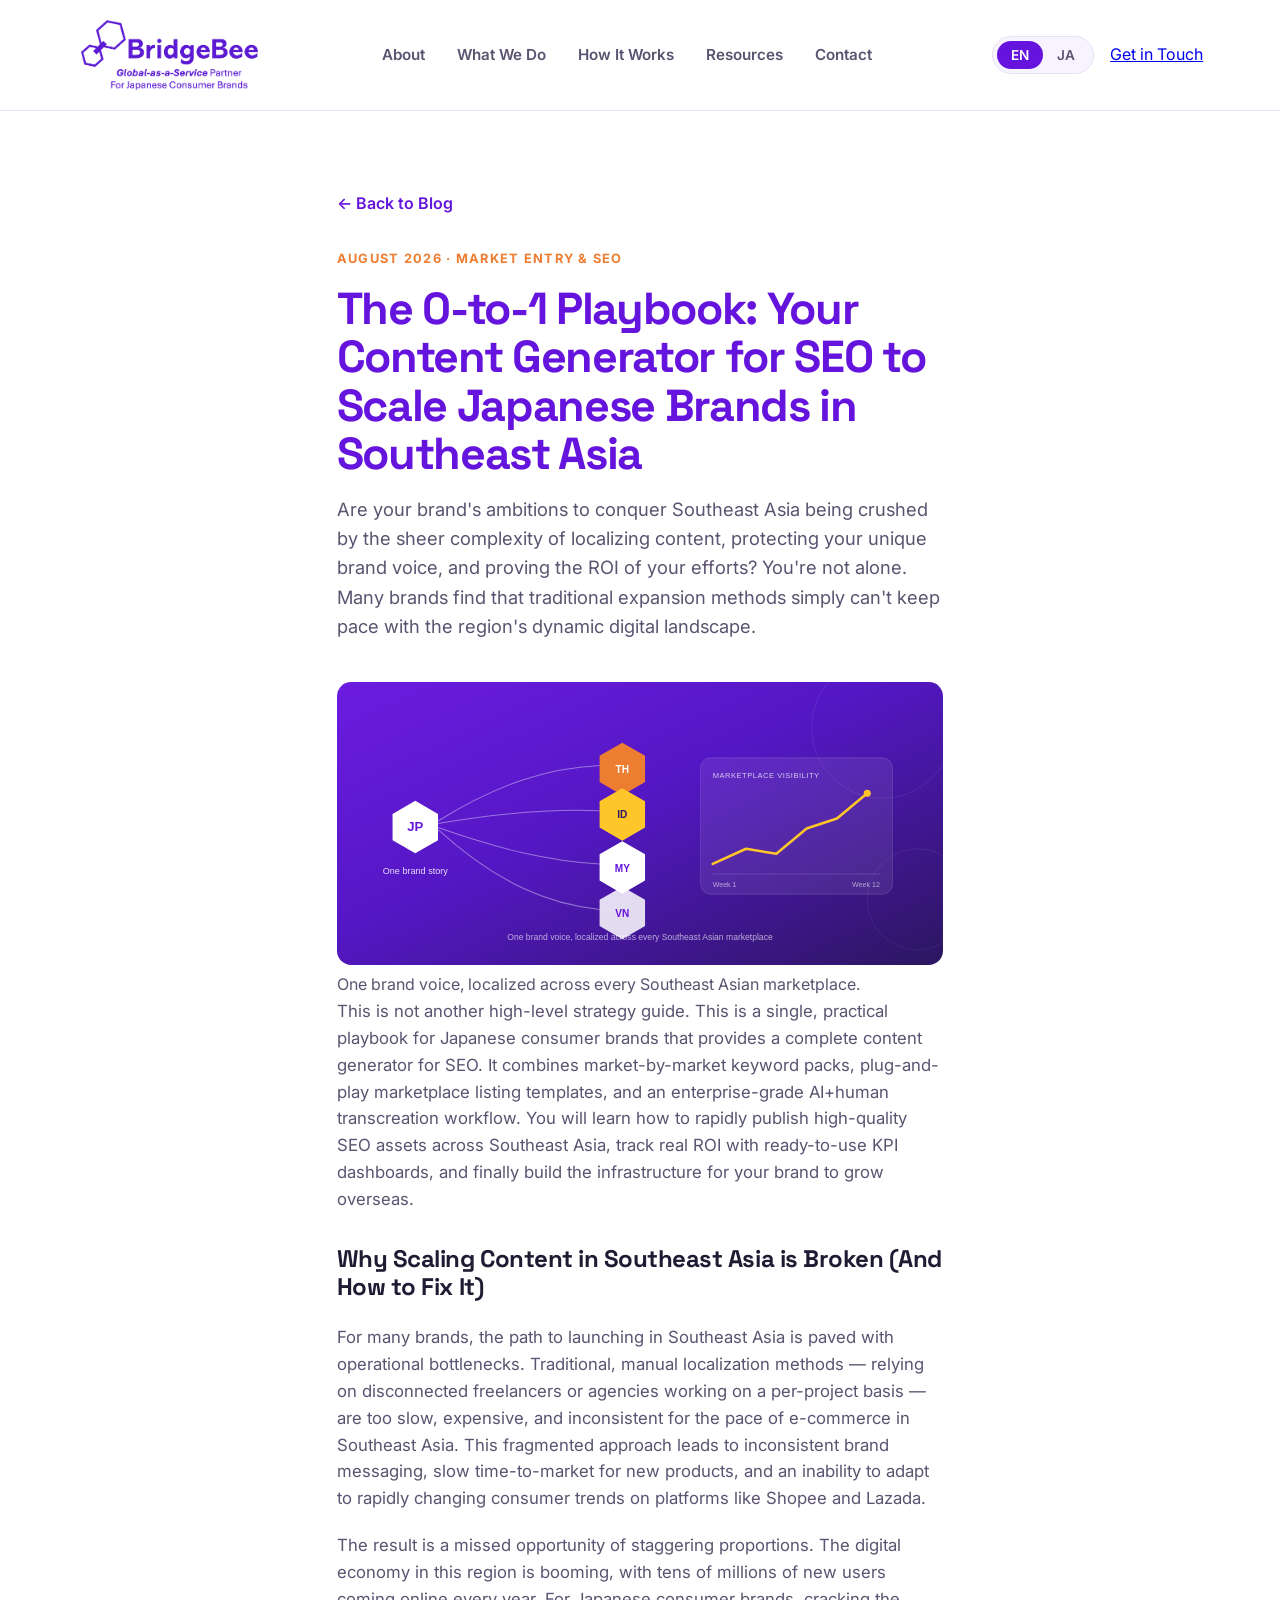
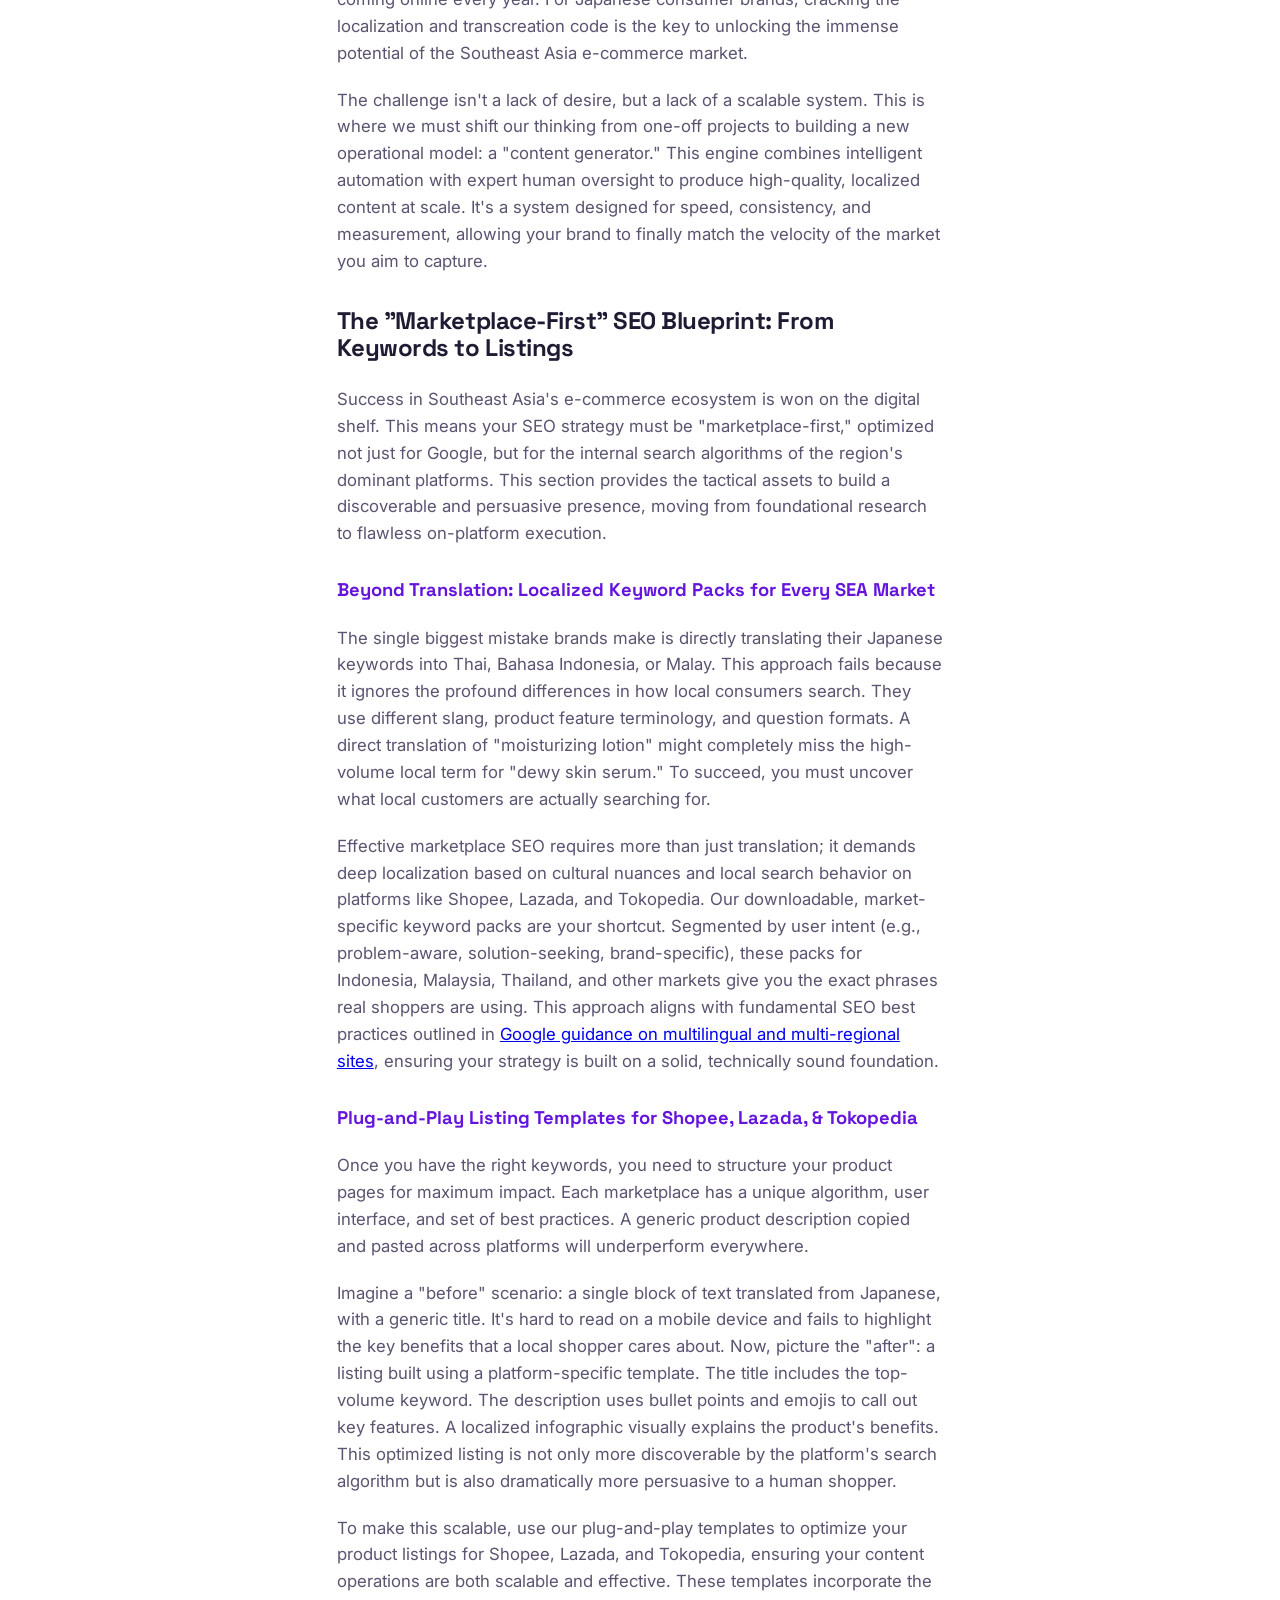
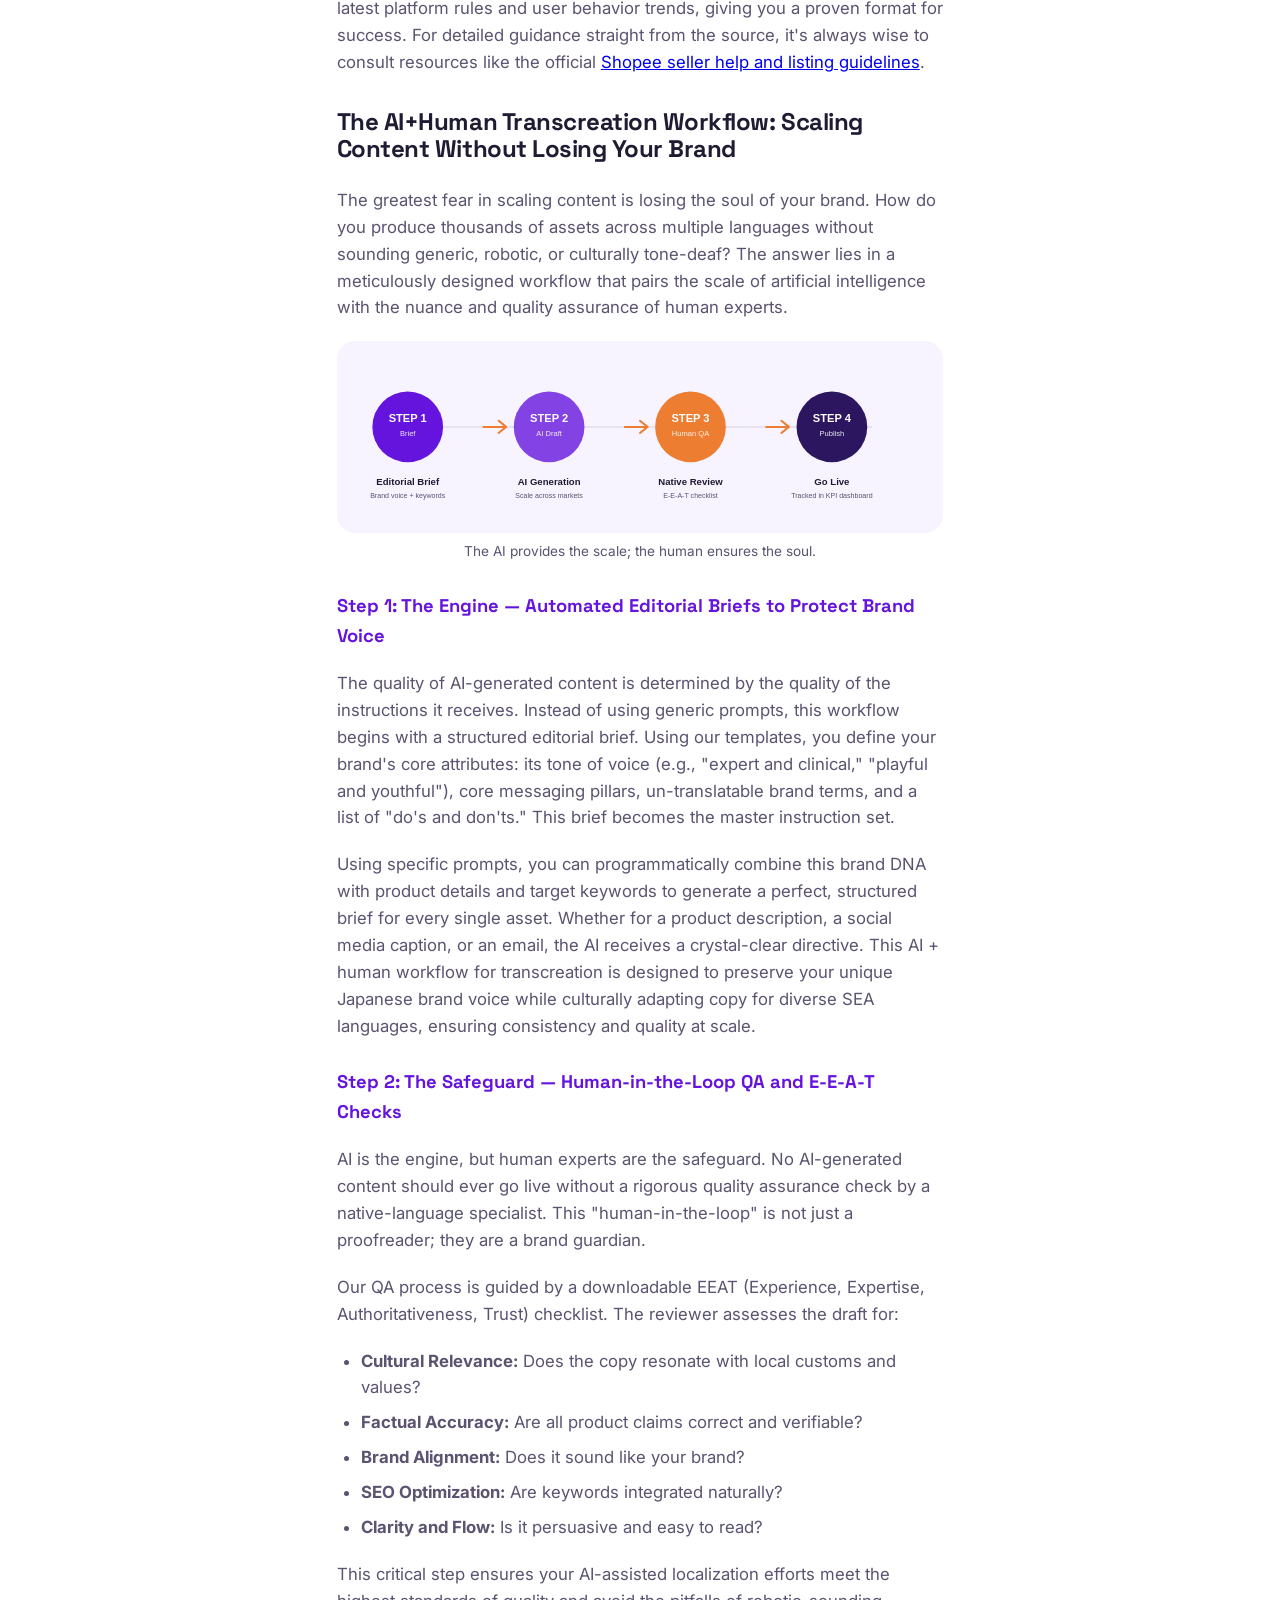
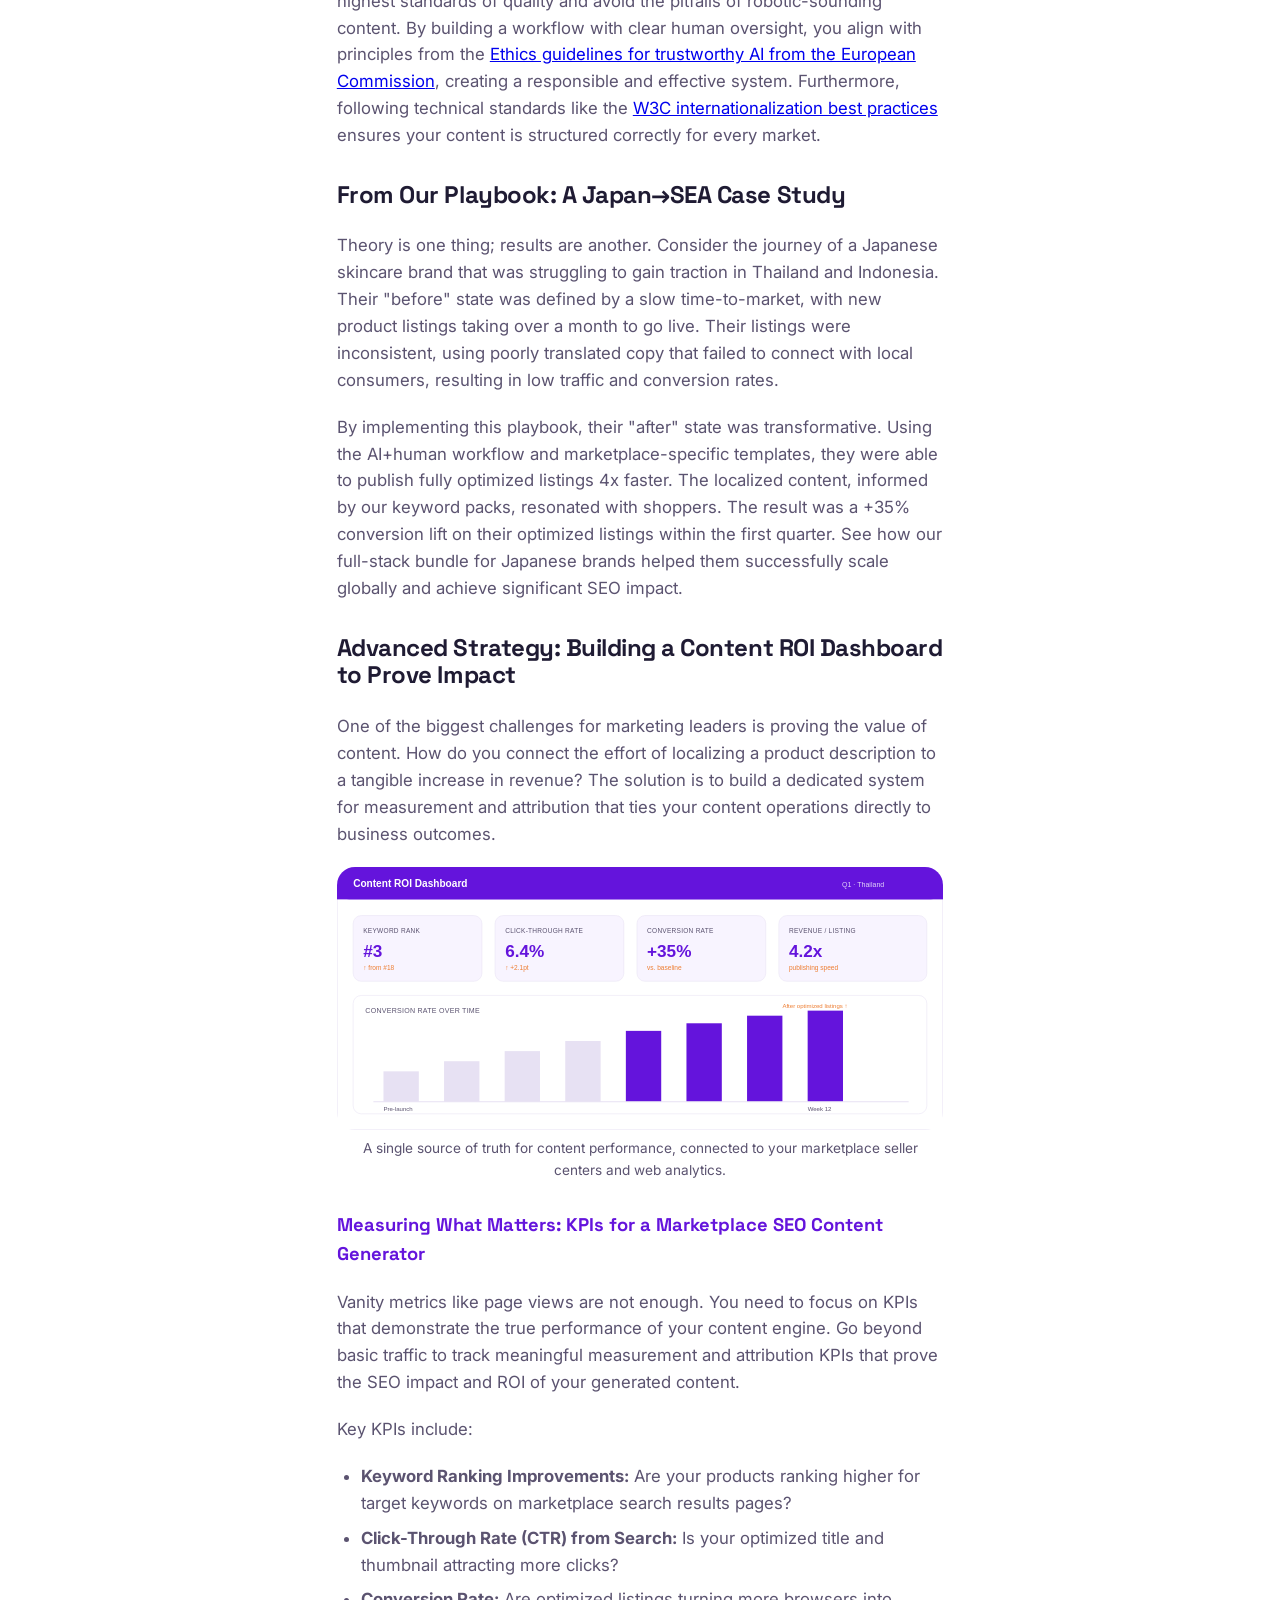
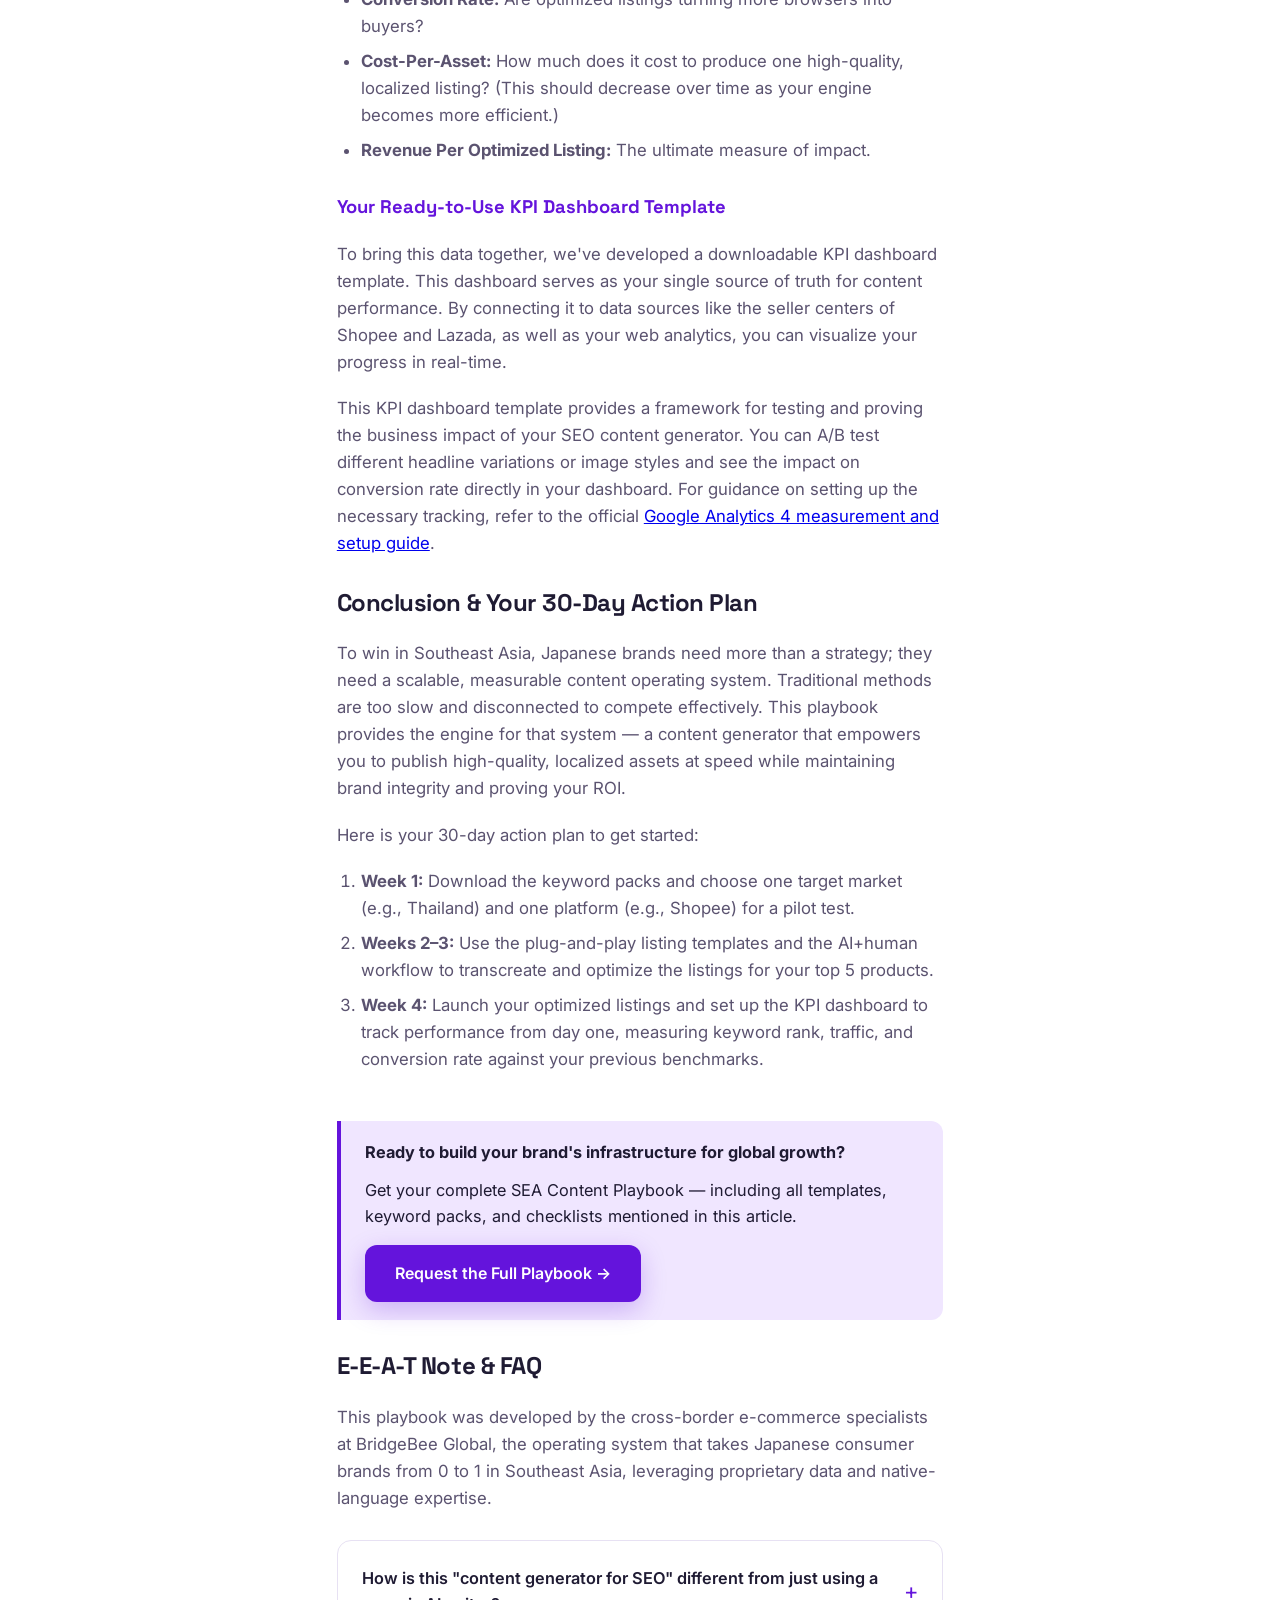
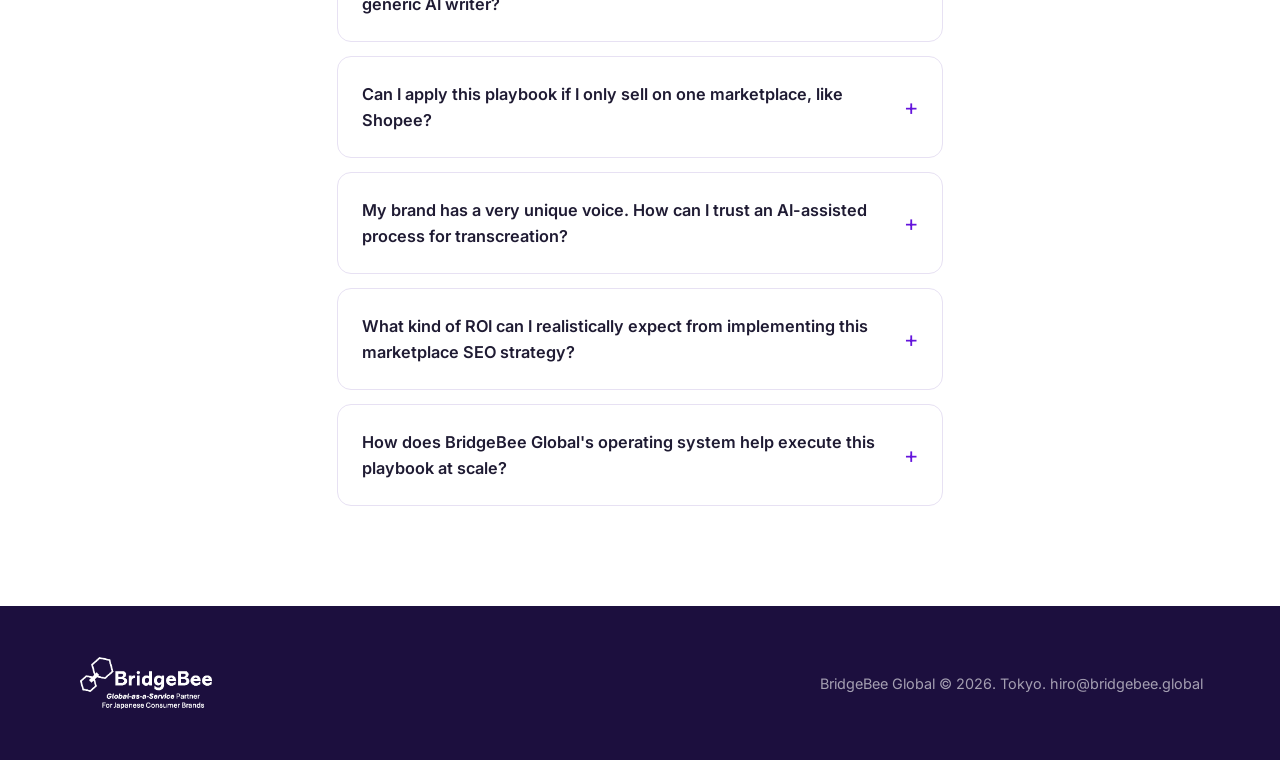
<file: blog/seo-content-generator-japanese-brands-southeast-asia.html>
<!DOCTYPE html>
<html lang="en">
<head>
<meta charset="UTF-8">
<meta name="viewport" content="width=device-width, initial-scale=1.0">
<title>The 0-to-1 Playbook: A Content Generator for SEO to Scale Japanese Brands in Southeast Asia — BridgeBee Global Blog</title>
<meta name="description" content="A practical SEO content generator playbook for Japanese consumer brands scaling in Southeast Asia — localized keyword packs, marketplace listing templates, and an AI+human transcreation workflow.">
<link rel="canonical" href="https://bridgebee.global/blog/seo-content-generator-japanese-brands-southeast-asia.html">
<link rel="icon" href="/favicon.ico" sizes="any">
<link rel="icon" type="image/png" href="../assets/favicon.png">
<link rel="apple-touch-icon" href="../assets/apple-touch-icon.png">
<link rel="preconnect" href="https://fonts.googleapis.com">
<link rel="preconnect" href="https://fonts.gstatic.com" crossorigin>
<link href="https://fonts.googleapis.com/css2?family=Space+Grotesk:wght@400;500;600;700&family=Noto+Sans+JP:wght@400;500;700;900&family=Inter:wght@400;500;600&display=swap" rel="stylesheet">
<link rel="stylesheet" href="../assets/site.css">
<script type="application/ld+json">
{
  "@context": "https://schema.org",
  "@type": "Article",
  "headline": "The 0-to-1 Playbook: A Content Generator for SEO to Scale Japanese Brands in Southeast Asia",
  "description": "A practical SEO content generator playbook for Japanese consumer brands scaling in Southeast Asia — localized keyword packs, marketplace listing templates, and an AI+human transcreation workflow.",
  "author": { "@type": "Organization", "name": "BridgeBee Global" },
  "publisher": { "@type": "Organization", "name": "BridgeBee Global", "logo": "https://bridgebee.global/assets/logo-full-purple.png" },
  "datePublished": "2026-08-09",
  "image": "https://bridgebee.global/blog/images/seo-content-generator-hero.svg",
  "inLanguage": ["en", "ja"]
}
</script>
</head>
<body data-lang="en">

<header>
  <a href="../index.html"><img src="../assets/logo-full-purple.png" alt="BridgeBee Global" class="logo-mark"></a>
  <div class="mobile-nav-links">
    <nav>
      <a href="../index.html#about"><span data-en>About</span><span data-ja>会社概要</span></a>
      <a href="../index.html#services"><span data-en>What We Do</span><span data-ja>サービス</span></a>
      <a href="../index.html#process"><span data-en>How It Works</span><span data-ja>プロセス</span></a>
      <a href="../resources.html"><span data-en>Resources</span><span data-ja>リソース</span></a>
      <a href="../index.html#contact"><span data-en>Contact</span><span data-ja>お問い合わせ</span></a>
    </nav>
  </div>
  <div style="display:flex; align-items:center; gap:16px;">
    <div class="lang-toggle">
      <button id="btn-en" class="active" onclick="setLang('en')">EN</button>
      <button id="btn-ja" onclick="setLang('ja')">JA</button>
    </div>
    <a href="../index.html#contact" class="cta-nav" style="display:inline-block;"><span data-en>Get in Touch</span><span data-ja>お問い合わせ</span></a>
  </div>
</header>

<main>
  <article class="article">
    <a href="index.html" class="article-back">
      <span data-en>← Back to Blog</span>
      <span data-ja>← ブログ一覧へ戻る</span>
    </a>

    <div class="article-meta">
      <span data-en>AUGUST 2026 · MARKET ENTRY & SEO</span>
      <span data-ja>2026年8月 · 市場参入 & SEO</span>
    </div>

    <h1>
      <span data-en>The 0-to-1 Playbook: Your Content Generator for SEO to Scale Japanese Brands in Southeast Asia</span>
      <span data-ja>0→1プレイブック：東南アジアで日本ブランドをスケールするSEOコンテンツジェネレーター</span>
    </h1>

    <p class="article-dek">
      <span data-en>Are your brand's ambitions to conquer Southeast Asia being crushed by the sheer complexity of localizing content, protecting your unique brand voice, and proving the ROI of your efforts? You're not alone. Many brands find that traditional expansion methods simply can't keep pace with the region's dynamic digital landscape.</span>
      <span data-ja>コンテンツのローカライズ、独自のブランドボイスの保持、そして施策のROI証明——その複雑さに、東南アジア進出への野心が押しつぶされていませんか？あなたは一人ではありません。多くのブランドが、従来の海外展開手法ではこの地域のダイナミックなデジタル環境のスピードに追いつけないと感じています。</span>
    </p>

    <figure>
      <img src="images/seo-content-generator-hero.svg" alt="Illustration of a single Japanese brand's content flowing outward into localized versions across Thailand, Indonesia, Malaysia, and Vietnam marketplaces, with a rising visibility chart">
      <figcaption>
        <span data-en>One brand voice, localized across every Southeast Asian marketplace.</span>
        <span data-ja>ひとつのブランドボイスを、東南アジアの各マーケットプレイスへローカライズ。</span>
      </figcaption>
    </figure>

    <div class="article-body">

      <p>
        <span data-en>This is not another high-level strategy guide. This is a single, practical playbook for Japanese consumer brands that provides a complete content generator for SEO. It combines market-by-market keyword packs, plug-and-play marketplace listing templates, and an enterprise-grade AI+human transcreation workflow. You will learn how to rapidly publish high-quality SEO assets across Southeast Asia, track real ROI with ready-to-use KPI dashboards, and finally build the infrastructure for your brand to grow overseas.</span>
        <span data-ja>本記事は、また一つの抽象的な戦略ガイドではありません。日本の消費者ブランドのために、SEOのための完全な「コンテンツジェネレーター」を提供する、実践的な単一のプレイブックです。市場別のキーワードパック、そのまま使えるマーケットプレイス出品テンプレート、そしてエンタープライズグレードのAI+人間によるトランスクリエーション・ワークフローを組み合わせています。東南アジア全域で質の高いSEOアセットを迅速に公開する方法、すぐに使えるKPIダッシュボードで実際のROIを追跡する方法、そしてブランドが海外で成長するためのインフラを構築する方法を学べます。</span>
      </p>

      <h2>
        <span data-en>Why Scaling Content in Southeast Asia is Broken (And How to Fix It)</span>
        <span data-ja>なぜ東南アジアでのコンテンツ拡大はうまくいかないのか（そしてその解決策）</span>
      </h2>
      <p>
        <span data-en>For many brands, the path to launching in Southeast Asia is paved with operational bottlenecks. Traditional, manual localization methods — relying on disconnected freelancers or agencies working on a per-project basis — are too slow, expensive, and inconsistent for the pace of e-commerce in Southeast Asia. This fragmented approach leads to inconsistent brand messaging, slow time-to-market for new products, and an inability to adapt to rapidly changing consumer trends on platforms like Shopee and Lazada.</span>
        <span data-ja>多くのブランドにとって、東南アジアでのローンチへの道は、オペレーション上のボトルネックだらけです。案件ごとに動く、バラバラなフリーランサーや代理店に依存する従来の手動ローカライゼーション手法は、東南アジアのEコマースのスピードに対して、遅すぎ、コストが高すぎ、そして一貫性を欠きます。この断片的なアプローチは、ブランドメッセージの不整合、新商品の市場投入の遅れ、そしてShopeeやLazadaのようなプラットフォーム上で急速に変化する消費者トレンドへの対応力の欠如を招きます。</span>
      </p>
      <p>
        <span data-en>The result is a missed opportunity of staggering proportions. The digital economy in this region is booming, with tens of millions of new users coming online every year. For Japanese consumer brands, cracking the localization and transcreation code is the key to unlocking the immense potential of the Southeast Asia e-commerce market.</span>
        <span data-ja>その結果、計り知れないほどの機会損失が生まれています。この地域のデジタル経済は急成長しており、毎年数千万人規模の新規ユーザーがオンラインに参入しています。日本の消費者ブランドにとって、ローカライゼーションとトランスクリエーションのコードを解き明かすことこそが、東南アジアEコマース市場の巨大な可能性を解き放つ鍵となります。</span>
      </p>
      <p>
        <span data-en>The challenge isn't a lack of desire, but a lack of a scalable system. This is where we must shift our thinking from one-off projects to building a new operational model: a "content generator." This engine combines intelligent automation with expert human oversight to produce high-quality, localized content at scale. It's a system designed for speed, consistency, and measurement, allowing your brand to finally match the velocity of the market you aim to capture.</span>
        <span data-ja>課題は意欲の欠如ではなく、スケール可能な仕組みの欠如にあります。ここで私たちは、単発のプロジェクトという発想から、新しいオペレーションモデル——「コンテンツジェネレーター」の構築へと発想を転換する必要があります。このエンジンは、インテリジェントな自動化と、専門家による人的チェックを組み合わせ、質の高いローカライズドコンテンツをスケールして生み出します。スピード、一貫性、そして測定可能性のために設計されたこの仕組みによって、ブランドは狙う市場のスピードにようやく追いつくことができます。</span>
      </p>

      <h2>
        <span data-en>The "Marketplace-First" SEO Blueprint: From Keywords to Listings</span>
        <span data-ja>「マーケットプレイス・ファースト」のSEO設計図：キーワードから出品まで</span>
      </h2>
      <p>
        <span data-en>Success in Southeast Asia's e-commerce ecosystem is won on the digital shelf. This means your SEO strategy must be "marketplace-first," optimized not just for Google, but for the internal search algorithms of the region's dominant platforms. This section provides the tactical assets to build a discoverable and persuasive presence, moving from foundational research to flawless on-platform execution.</span>
        <span data-ja>東南アジアのEコマースエコシステムにおける成功は、「デジタル棚」の上で決まります。つまり、SEO戦略はGoogleだけでなく、この地域を代表するプラットフォームの内部検索アルゴリズムにも最適化された「マーケットプレイス・ファースト」でなければなりません。本セクションでは、基礎的なリサーチから、プラットフォーム上での完璧な実行まで、見つけてもらえて、かつ購買意欲を高める存在になるための実践的なアセットを紹介します。</span>
      </p>

      <h3>
        <span data-en>Beyond Translation: Localized Keyword Packs for Every SEA Market</span>
        <span data-ja>翻訳を超えて：東南アジア各市場のためのローカライズドキーワードパック</span>
      </h3>
      <p>
        <span data-en>The single biggest mistake brands make is directly translating their Japanese keywords into Thai, Bahasa Indonesia, or Malay. This approach fails because it ignores the profound differences in how local consumers search. They use different slang, product feature terminology, and question formats. A direct translation of "moisturizing lotion" might completely miss the high-volume local term for "dewy skin serum." To succeed, you must uncover what local customers are actually searching for.</span>
        <span data-ja>ブランドが陥る最大の過ちは、日本語のキーワードをそのままタイ語、インドネシア語（バハサ）、マレー語に翻訳してしまうことです。このアプローチが失敗するのは、現地消費者の検索方法における根本的な違いを見落としているからです。現地では異なるスラング、商品特徴の表現、質問の形式が使われます。「保湿ローション」の直訳では、「うるツヤ美容液」のような検索ボリュームの高い現地語表現を完全に取りこぼしてしまうかもしれません。成功のためには、現地の顧客が実際に何を検索しているのかを突き止める必要があります。</span>
      </p>
      <p>
        <span data-en>Effective marketplace SEO requires more than just translation; it demands deep localization based on cultural nuances and local search behavior on platforms like Shopee, Lazada, and Tokopedia. Our downloadable, market-specific keyword packs are your shortcut. Segmented by user intent (e.g., problem-aware, solution-seeking, brand-specific), these packs for Indonesia, Malaysia, Thailand, and other markets give you the exact phrases real shoppers are using. This approach aligns with fundamental SEO best practices outlined in <a href="https://developers.google.com/search/docs/advanced/crawling/managing-multi-regional-sites" target="_blank" rel="noopener">Google guidance on multilingual and multi-regional sites</a>, ensuring your strategy is built on a solid, technically sound foundation.</span>
        <span data-ja>効果的なマーケットプレイスSEOには、単なる翻訳以上のものが求められます。Shopee、Lazada、Tokopediaといったプラットフォーム上での文化的なニュアンスや現地の検索行動に基づいた、深いローカライゼーションが必要です。市場別に用意されたキーワードパックが、その近道になります。ユーザーインテント（課題認識段階、解決策検索段階、ブランド指名検索など）別にセグメント化されたこれらのパックは、インドネシア、マレーシア、タイなどの市場で、実際の購入者が使っているフレーズをそのまま提供します。このアプローチは、<a href="https://developers.google.com/search/docs/advanced/crawling/managing-multi-regional-sites" target="_blank" rel="noopener">Googleの多言語・多地域サイトに関するガイダンス</a>に示された基本的なSEOベストプラクティスに沿ったものであり、戦略が技術的にも堅実な基盤の上に成り立つことを保証します。</span>
      </p>

      <h3>
        <span data-en>Plug-and-Play Listing Templates for Shopee, Lazada, & Tokopedia</span>
        <span data-ja>Shopee・Lazada・Tokopedia向け、そのまま使える出品テンプレート</span>
      </h3>
      <p>
        <span data-en>Once you have the right keywords, you need to structure your product pages for maximum impact. Each marketplace has a unique algorithm, user interface, and set of best practices. A generic product description copied and pasted across platforms will underperform everywhere.</span>
        <span data-ja>適切なキーワードが揃ったら、次はその効果を最大化するように商品ページを構成する必要があります。各マーケットプレイスには、それぞれ独自のアルゴリズム、ユーザーインターフェース、ベストプラクティスが存在します。プラットフォーム間でコピー&ペーストしただけの汎用的な商品説明文では、どこでも十分な成果は出せません。</span>
      </p>
      <p>
        <span data-en>Imagine a "before" scenario: a single block of text translated from Japanese, with a generic title. It's hard to read on a mobile device and fails to highlight the key benefits that a local shopper cares about. Now, picture the "after": a listing built using a platform-specific template. The title includes the top-volume keyword. The description uses bullet points and emojis to call out key features. A localized infographic visually explains the product's benefits. This optimized listing is not only more discoverable by the platform's search algorithm but is also dramatically more persuasive to a human shopper.</span>
        <span data-ja>「導入前」のシナリオを想像してみてください。日本語から翻訳された一塊のテキストと、汎用的なタイトル。モバイル端末では読みづらく、現地の購入者が気にする重要なベネフィットも訴求できていません。一方「導入後」は、プラットフォームごとのテンプレートを使って構成されたリスティングです。タイトルには検索ボリュームの高いキーワードが含まれ、説明文には箇条書きと絵文字で主要な特徴が示され、ローカライズされたインフォグラフィックが商品のベネフィットを視覚的に伝えます。この最適化されたリスティングは、プラットフォームの検索アルゴリズムに見つけてもらいやすいだけでなく、実際の購入者に対してもはるかに説得力を持ちます。</span>
      </p>
      <p>
        <span data-en>To make this scalable, use our plug-and-play templates to optimize your product listings for Shopee, Lazada, and Tokopedia, ensuring your content operations are both scalable and effective. These templates incorporate the latest platform rules and user behavior trends, giving you a proven format for success. For detailed guidance straight from the source, it's always wise to consult resources like the official <a href="https://help.shopee.com/en" target="_blank" rel="noopener">Shopee seller help and listing guidelines</a>.</span>
        <span data-ja>これをスケールさせるために、そのまま使えるテンプレートを活用してShopee・Lazada・Tokopedia向けの商品リスティングを最適化し、コンテンツオペレーションのスケーラビリティと実効性の両立を図りましょう。これらのテンプレートには最新のプラットフォームルールとユーザー行動トレンドが反映されており、実証済みの成功フォーマットを提供します。詳細なガイダンスについては、<a href="https://help.shopee.com/en" target="_blank" rel="noopener">Shopeeの公式セラーヘルプおよび出品ガイドライン</a>など、一次情報源も併せて確認することをお勧めします。</span>
      </p>

      <h2>
        <span data-en>The AI+Human Transcreation Workflow: Scaling Content Without Losing Your Brand</span>
        <span data-ja>AI+人間によるトランスクリエーション・ワークフロー：ブランドを失わずにコンテンツをスケールする</span>
      </h2>
      <p>
        <span data-en>The greatest fear in scaling content is losing the soul of your brand. How do you produce thousands of assets across multiple languages without sounding generic, robotic, or culturally tone-deaf? The answer lies in a meticulously designed workflow that pairs the scale of artificial intelligence with the nuance and quality assurance of human experts.</span>
        <span data-ja>コンテンツをスケールさせる際の最大の懸念は、ブランドの魂を失うことです。複数言語にわたって何千ものアセットを制作しながら、いかにして没個性的・機械的・文化的に的外れな表現を避けるか。その答えは、AIのスケーラビリティと、人間の専門家によるニュアンスと品質保証を組み合わせた、綿密に設計されたワークフローにあります。</span>
      </p>

      <figure>
        <img src="images/transcreation-workflow.svg" alt="Diagram of the four-step AI plus human transcreation workflow: editorial brief, AI draft, human QA review by a native-language specialist, then publish">
        <figcaption>
          <span data-en>The AI provides the scale; the human ensures the soul.</span>
          <span data-ja>AIがスケールを提供し、人間が魂を守る。</span>
        </figcaption>
      </figure>

      <h3>
        <span data-en>Step 1: The Engine — Automated Editorial Briefs to Protect Brand Voice</span>
        <span data-ja>ステップ1：エンジン——ブランドボイスを守る自動編集ブリーフ</span>
      </h3>
      <p>
        <span data-en>The quality of AI-generated content is determined by the quality of the instructions it receives. Instead of using generic prompts, this workflow begins with a structured editorial brief. Using our templates, you define your brand's core attributes: its tone of voice (e.g., "expert and clinical," "playful and youthful"), core messaging pillars, un-translatable brand terms, and a list of "do's and don'ts." This brief becomes the master instruction set.</span>
        <span data-ja>AI生成コンテンツの品質は、与える指示の質によって決まります。汎用的なプロンプトを使う代わりに、このワークフローは構造化された編集ブリーフから始まります。テンプレートを使って、ブランドのトーン・オブ・ボイス（例：「専門的で臨床的」「遊び心があり若々しい」）、コアメッセージの柱、翻訳してはいけないブランド用語、そして「すべきこと・すべきでないこと」のリストといった、ブランドの中核的な特性を定義します。このブリーフが、マスター指示セットとなります。</span>
      </p>
      <p>
        <span data-en>Using specific prompts, you can programmatically combine this brand DNA with product details and target keywords to generate a perfect, structured brief for every single asset. Whether for a product description, a social media caption, or an email, the AI receives a crystal-clear directive. This AI + human workflow for transcreation is designed to preserve your unique Japanese brand voice while culturally adapting copy for diverse SEA languages, ensuring consistency and quality at scale.</span>
        <span data-ja>特定のプロンプトを用いることで、このブランドDNAを商品詳細やターゲットキーワードとプログラム的に組み合わせ、アセットごとに完璧で構造化されたブリーフを生成できます。商品説明文であれ、SNSのキャプションであれ、メールであれ、AIは極めて明確な指示を受け取ります。このAI+人間によるトランスクリエーション・ワークフローは、日本ブランド独自のボイスを保持しながら、多様な東南アジアの言語に文化的に適応したコピーを生み出すよう設計されており、スケールしても一貫性と品質を確保します。</span>
      </p>

      <h3>
        <span data-en>Step 2: The Safeguard — Human-in-the-Loop QA and E-E-A-T Checks</span>
        <span data-ja>ステップ2：セーフガード——人間参加型QAとE-E-A-Tチェック</span>
      </h3>
      <p>
        <span data-en>AI is the engine, but human experts are the safeguard. No AI-generated content should ever go live without a rigorous quality assurance check by a native-language specialist. This "human-in-the-loop" is not just a proofreader; they are a brand guardian.</span>
        <span data-ja>AIはエンジンですが、それを守るのは人間の専門家です。AIが生成したコンテンツは、ネイティブ言語の専門家による厳密な品質保証チェックを経ずに公開されるべきではありません。この「人間参加型（human-in-the-loop）」の専門家は、単なる校正者ではなく、ブランドの守護者です。</span>
      </p>
      <p>
        <span data-en>Our QA process is guided by a downloadable EEAT (Experience, Expertise, Authoritativeness, Trust) checklist. The reviewer assesses the draft for:</span>
        <span data-ja>私たちのQAプロセスは、ダウンロード可能なEEAT（経験・専門性・権威性・信頼性）チェックリストに基づいて進められます。レビュアーは以下の観点で原稿を評価します：</span>
      </p>
      <ul>
        <li><span data-en><strong>Cultural Relevance:</strong> Does the copy resonate with local customs and values?</span><span data-ja><strong>文化的関連性：</strong>コピーは現地の慣習や価値観に響く内容か</span></li>
        <li><span data-en><strong>Factual Accuracy:</strong> Are all product claims correct and verifiable?</span><span data-ja><strong>事実の正確性：</strong>商品に関する記載はすべて正確で検証可能か</span></li>
        <li><span data-en><strong>Brand Alignment:</strong> Does it sound like your brand?</span><span data-ja><strong>ブランド適合性：</strong>ブランドらしい表現になっているか</span></li>
        <li><span data-en><strong>SEO Optimization:</strong> Are keywords integrated naturally?</span><span data-ja><strong>SEO最適化：</strong>キーワードは自然に組み込まれているか</span></li>
        <li><span data-en><strong>Clarity and Flow:</strong> Is it persuasive and easy to read?</span><span data-ja><strong>明瞭さと流れ：</strong>説得力があり、読みやすいか</span></li>
      </ul>
      <p>
        <span data-en>This critical step ensures your AI-assisted localization efforts meet the highest standards of quality and avoid the pitfalls of robotic-sounding content. By building a workflow with clear human oversight, you align with principles from the <a href="https://digital-strategy.ec.europa.eu/en/library/ethics-guidelines-trustworthy-ai" target="_blank" rel="noopener">Ethics guidelines for trustworthy AI from the European Commission</a>, creating a responsible and effective system. Furthermore, following technical standards like the <a href="https://www.w3.org/International/" target="_blank" rel="noopener">W3C internationalization best practices</a> ensures your content is structured correctly for every market.</span>
        <span data-ja>この重要なステップにより、AIを活用したローカライゼーションの取り組みが最高水準の品質を満たし、機械的に聞こえるコンテンツという落とし穴を回避できます。明確な人的チェック体制を組み込んだワークフローを構築することで、<a href="https://digital-strategy.ec.europa.eu/en/library/ethics-guidelines-trustworthy-ai" target="_blank" rel="noopener">欧州委員会による「信頼できるAIのための倫理ガイドライン」</a>の原則にも沿った、責任ある効果的な仕組みが実現します。さらに、<a href="https://www.w3.org/International/" target="_blank" rel="noopener">W3Cの国際化ベストプラクティス</a>のような技術標準に従うことで、コンテンツがすべての市場に対して正しく構造化されることが保証されます。</span>
      </p>

      <h2>
        <span data-en>From Our Playbook: A Japan→SEA Case Study</span>
        <span data-ja>プレイブック事例：日本→東南アジア ケーススタディ</span>
      </h2>
      <p>
        <span data-en>Theory is one thing; results are another. Consider the journey of a Japanese skincare brand that was struggling to gain traction in Thailand and Indonesia. Their "before" state was defined by a slow time-to-market, with new product listings taking over a month to go live. Their listings were inconsistent, using poorly translated copy that failed to connect with local consumers, resulting in low traffic and conversion rates.</span>
        <span data-ja>理論と成果は別物です。タイとインドネシアで苦戦していた、ある日本のスキンケアブランドの事例を見てみましょう。「導入前」の状態は、市場投入までのスピードの遅さが特徴でした。新商品のリスティング公開までに1ヶ月以上を要し、リスティングには質の低い翻訳コピーが使われ、現地消費者に響かず、トラフィックとコンバージョン率はともに低迷していました。</span>
      </p>
      <p>
        <span data-en>By implementing this playbook, their "after" state was transformative. Using the AI+human workflow and marketplace-specific templates, they were able to publish fully optimized listings 4x faster. The localized content, informed by our keyword packs, resonated with shoppers. The result was a +35% conversion lift on their optimized listings within the first quarter. See how our full-stack bundle for Japanese brands helped them successfully scale globally and achieve significant SEO impact.</span>
        <span data-ja>このプレイブックを導入したことで、「導入後」の状態は一変しました。AI+人間のワークフローとマーケットプレイス別テンプレートを活用することで、完全に最適化されたリスティングを4倍速く公開できるようになりました。キーワードパックに基づいたローカライズドコンテンツは、購入者の共感を呼びました。結果として、最初の四半期で最適化リスティングのコンバージョン率は+35%向上しました。日本ブランド向けのフルスタック・バンドルが、グローバルへのスケールと大きなSEOインパクトの実現をどのように後押ししたか、ぜひご覧ください。</span>
      </p>

      <h2>
        <span data-en>Advanced Strategy: Building a Content ROI Dashboard to Prove Impact</span>
        <span data-ja>応用戦略：インパクトを証明するコンテンツROIダッシュボードの構築</span>
      </h2>
      <p>
        <span data-en>One of the biggest challenges for marketing leaders is proving the value of content. How do you connect the effort of localizing a product description to a tangible increase in revenue? The solution is to build a dedicated system for measurement and attribution that ties your content operations directly to business outcomes.</span>
        <span data-ja>マーケティングリーダーにとって最大の課題の一つが、コンテンツの価値を証明することです。商品説明文をローカライズする労力を、実際の売上増加にどう結びつけるのか。その解決策は、コンテンツオペレーションを事業成果に直接結びつける、専用の測定・アトリビューション（貢献度分析）の仕組みを構築することです。</span>
      </p>

      <figure>
        <img src="images/kpi-dashboard-mockup.svg" alt="Mockup of a content ROI KPI dashboard showing keyword rank, click-through rate, conversion rate, revenue per listing, and a conversion rate trend chart">
        <figcaption>
          <span data-en>A single source of truth for content performance, connected to your marketplace seller centers and web analytics.</span>
          <span data-ja>マーケットプレイスのセラーセンターやウェブ解析と連携した、コンテンツパフォーマンスの唯一の情報源。</span>
        </figcaption>
      </figure>

      <h3>
        <span data-en>Measuring What Matters: KPIs for a Marketplace SEO Content Generator</span>
        <span data-ja>本当に重要な指標を測る：マーケットプレイスSEOコンテンツジェネレーターのためのKPI</span>
      </h3>
      <p>
        <span data-en>Vanity metrics like page views are not enough. You need to focus on KPIs that demonstrate the true performance of your content engine. Go beyond basic traffic to track meaningful measurement and attribution KPIs that prove the SEO impact and ROI of your generated content.</span>
        <span data-ja>ページビューのような見栄えだけの指標では不十分です。コンテンツエンジンの真のパフォーマンスを示すKPIに焦点を当てる必要があります。基本的なトラフィックにとどまらず、生成したコンテンツのSEOインパクトとROIを証明する、意味のある測定・アトリビューションKPIを追跡しましょう。</span>
      </p>
      <p>
        <span data-en>Key KPIs include:</span>
        <span data-ja>主要KPIは以下の通りです：</span>
      </p>
      <ul>
        <li><span data-en><strong>Keyword Ranking Improvements:</strong> Are your products ranking higher for target keywords on marketplace search results pages?</span><span data-ja><strong>キーワード順位の改善：</strong>マーケットプレイスの検索結果ページで、ターゲットキーワードにおける商品の順位は上昇しているか</span></li>
        <li><span data-en><strong>Click-Through Rate (CTR) from Search:</strong> Is your optimized title and thumbnail attracting more clicks?</span><span data-ja><strong>検索からのクリック率（CTR）：</strong>最適化されたタイトルとサムネイルは、より多くのクリックを獲得できているか</span></li>
        <li><span data-en><strong>Conversion Rate:</strong> Are optimized listings turning more browsers into buyers?</span><span data-ja><strong>コンバージョン率：</strong>最適化されたリスティングは、閲覧者をより多く購入者に変えられているか</span></li>
        <li><span data-en><strong>Cost-Per-Asset:</strong> How much does it cost to produce one high-quality, localized listing? (This should decrease over time as your engine becomes more efficient.)</span><span data-ja><strong>アセット単価：</strong>質の高いローカライズドリスティングを1件制作するのにかかるコストはいくらか（エンジンの効率が上がるにつれ、これは時間とともに低下するはずです）</span></li>
        <li><span data-en><strong>Revenue Per Optimized Listing:</strong> The ultimate measure of impact.</span><span data-ja><strong>最適化リスティングあたりの売上：</strong>インパクトを測る最終指標</span></li>
      </ul>

      <h3>
        <span data-en>Your Ready-to-Use KPI Dashboard Template</span>
        <span data-ja>すぐに使えるKPIダッシュボードテンプレート</span>
      </h3>
      <p>
        <span data-en>To bring this data together, we've developed a downloadable KPI dashboard template. This dashboard serves as your single source of truth for content performance. By connecting it to data sources like the seller centers of Shopee and Lazada, as well as your web analytics, you can visualize your progress in real-time.</span>
        <span data-ja>これらのデータを一元管理するために、ダウンロード可能なKPIダッシュボードテンプレートを開発しました。このダッシュボードは、コンテンツパフォーマンスに関する唯一の信頼できる情報源（single source of truth）として機能します。ShopeeやLazadaのセラーセンターのようなデータソースや、ウェブ解析ツールと連携させることで、進捗をリアルタイムで可視化できます。</span>
      </p>
      <p>
        <span data-en>This KPI dashboard template provides a framework for testing and proving the business impact of your SEO content generator. You can A/B test different headline variations or image styles and see the impact on conversion rate directly in your dashboard. For guidance on setting up the necessary tracking, refer to the official <a href="https://support.google.com/analytics/answer/10089681" target="_blank" rel="noopener">Google Analytics 4 measurement and setup guide</a>.</span>
        <span data-ja>このKPIダッシュボードテンプレートは、SEOコンテンツジェネレーターの事業インパクトを検証・証明するためのフレームワークを提供します。異なる見出しのバリエーションや画像スタイルをA/Bテストし、コンバージョン率への影響をダッシュボード上で直接確認することができます。必要なトラッキングの設定方法については、<a href="https://support.google.com/analytics/answer/10089681" target="_blank" rel="noopener">Googleアナリティクス4の公式測定・設定ガイド</a>を参照してください。</span>
      </p>

      <h2>
        <span data-en>Conclusion & Your 30-Day Action Plan</span>
        <span data-ja>結論と30日間アクションプラン</span>
      </h2>
      <p>
        <span data-en>To win in Southeast Asia, Japanese brands need more than a strategy; they need a scalable, measurable content operating system. Traditional methods are too slow and disconnected to compete effectively. This playbook provides the engine for that system — a content generator that empowers you to publish high-quality, localized assets at speed while maintaining brand integrity and proving your ROI.</span>
        <span data-ja>東南アジアで勝つために、日本ブランドに必要なのは戦略だけではなく、スケール可能で測定可能なコンテンツ・オペレーティングシステムです。従来の手法は、効果的に競争するには遅すぎ、分断されすぎています。このプレイブックは、その仕組みのエンジン——ブランドの一貫性を保ちながら、質の高いローカライズドアセットをスピーディーに公開し、ROIを証明できる「コンテンツジェネレーター」を提供します。</span>
      </p>
      <p>
        <span data-en>Here is your 30-day action plan to get started:</span>
        <span data-ja>以下が、始めるための30日間アクションプランです：</span>
      </p>
      <ol>
        <li><span data-en><strong>Week 1:</strong> Download the keyword packs and choose one target market (e.g., Thailand) and one platform (e.g., Shopee) for a pilot test.</span><span data-ja><strong>第1週：</strong>キーワードパックをダウンロードし、パイロットテストのためのターゲット市場（例：タイ）とプラットフォーム（例：Shopee）を1つずつ選定する</span></li>
        <li><span data-en><strong>Weeks 2–3:</strong> Use the plug-and-play listing templates and the AI+human workflow to transcreate and optimize the listings for your top 5 products.</span><span data-ja><strong>第2〜3週：</strong>そのまま使える出品テンプレートとAI+人間のワークフローを使い、主力商品5点のリスティングをトランスクリエーション・最適化する</span></li>
        <li><span data-en><strong>Week 4:</strong> Launch your optimized listings and set up the KPI dashboard to track performance from day one, measuring keyword rank, traffic, and conversion rate against your previous benchmarks.</span><span data-ja><strong>第4週：</strong>最適化したリスティングを公開し、初日からパフォーマンスを追跡できるようKPIダッシュボードを設定。キーワード順位・トラフィック・コンバージョン率を、従来のベンチマークと比較して測定する</span></li>
      </ol>

      <div class="quote-bar" style="font-style:normal;">
        <p style="margin-bottom:12px; font-weight:700;">
          <span data-en>Ready to build your brand's infrastructure for global growth?</span>
          <span data-ja>ブランドのグローバル成長を支えるインフラを構築する準備はできていますか？</span>
        </p>
        <p style="font-weight:400; margin-bottom:16px;">
          <span data-en>Get your complete SEA Content Playbook — including all templates, keyword packs, and checklists mentioned in this article.</span>
          <span data-ja>本記事で紹介したすべてのテンプレート、キーワードパック、チェックリストを含む、完全版の東南アジア・コンテンツプレイブックをご請求ください。</span>
        </p>
        <a href="../index.html#contact" class="btn btn-solid">
          <span data-en>Request the Full Playbook →</span>
          <span data-ja>プレイブックを請求する →</span>
        </a>
      </div>

      <h2>
        <span data-en>E-E-A-T Note & FAQ</span>
        <span data-ja>E-E-A-Tに関する注記とFAQ</span>
      </h2>
      <p>
        <span data-en>This playbook was developed by the cross-border e-commerce specialists at BridgeBee Global, the operating system that takes Japanese consumer brands from 0 to 1 in Southeast Asia, leveraging proprietary data and native-language expertise.</span>
        <span data-ja>本プレイブックは、東南アジアにおいて日本の消費者ブランドを0から1へと導くオペレーティングシステムであるBridgeBee Globalの越境Eコマース専門チームが、独自のデータとネイティブ言語の専門知識を活かして作成しました。</span>
      </p>

      <div class="faq-list" style="margin-top:8px;">
        <details class="faq-item">
          <summary><span data-en>How is this "content generator for SEO" different from just using a generic AI writer?</span><span data-ja>この「SEOのためのコンテンツジェネレーター」は、単なる汎用AIライターと何が違うのですか？</span></summary>
          <div class="faq-answer"><span data-en>A generic AI writer is a tool; this playbook is a complete system. While we leverage AI, the magic is in the workflow: the structured editorial briefs that protect your brand voice, the marketplace-specific templates, the localized keyword packs, and the critical human-in-the-loop QA process. This ensures the output is not just fast, but also high-quality, culturally relevant, and optimized for sales.</span><span data-ja>汎用AIライターは一つのツールに過ぎませんが、このプレイブックは完全な仕組みです。AIを活用してはいますが、真価はワークフローにあります。ブランドボイスを守る構造化された編集ブリーフ、マーケットプレイス別テンプレート、ローカライズドキーワードパック、そして重要な人間参加型のQAプロセスです。これにより、成果物はスピードだけでなく、高い品質、文化的な適合性、そして販売への最適化も兼ね備えます。</span></div>
        </details>
        <details class="faq-item">
          <summary><span data-en>Can I apply this playbook if I only sell on one marketplace, like Shopee?</span><span data-ja>Shopeeなど、一つのマーケットプレイスでしか販売していない場合でも、このプレイブックは活用できますか？</span></summary>
          <div class="faq-answer"><span data-en>Absolutely. The playbook is modular. You can start with one marketplace in one country to prove the model. The principles of localized keyword research, platform-specific optimization, and the AI+human workflow are directly applicable and will give you a significant advantage even on a single platform.</span><span data-ja>もちろんです。このプレイブックはモジュール式に設計されています。まずは一つの国の一つのマーケットプレイスから始めて、モデルの有効性を検証することができます。ローカライズドキーワードリサーチ、プラットフォーム別最適化、AI+人間のワークフローという原則は、単一のプラットフォームであってもそのまま適用可能で、大きなアドバンテージをもたらします。</span></div>
        </details>
        <details class="faq-item">
          <summary><span data-en>My brand has a very unique voice. How can I trust an AI-assisted process for transcreation?</span><span data-ja>私たちのブランドには非常に独自のボイスがあります。トランスクリエーションにAIを活用するプロセスを、どうすれば信頼できますか？</span></summary>
          <div class="faq-answer"><span data-en>This is a valid and crucial concern. That's why Step 1 (Automated Editorial Briefs) and Step 2 (Human-in-the-Loop QA) are non-negotiable. You codify your unique voice into the briefs, which guide the AI. Then, your dedicated, native-language brand specialist reviews every single piece of content to ensure it meets your standards. The AI provides the scale; the human ensures the soul.</span><span data-ja>それは正当かつ重要な懸念です。だからこそ、ステップ1（自動編集ブリーフ）とステップ2（人間参加型QA）は妥協できない要素です。ブランド独自のボイスをブリーフとして明文化し、それがAIを導きます。そして、専任のネイティブ言語ブランドスペシャリストが、すべてのコンテンツを一つひとつレビューし、貴社の基準を満たしているか確認します。AIがスケールを提供し、人間が魂を守るのです。</span></div>
        </details>
        <details class="faq-item">
          <summary><span data-en>What kind of ROI can I realistically expect from implementing this marketplace SEO strategy?</span><span data-ja>このマーケットプレイスSEO戦略を実行することで、現実的にどの程度のROIが期待できますか？</span></summary>
          <div class="faq-answer"><span data-en>While results vary by product category and competitive landscape, it is realistic to target significant improvements in key metrics. Clients using this playbook typically see a 2x–4x increase in content publishing speed and a 20–40% lift in conversion rates on optimized listings within the first few months. The most important ROI is building a scalable asset that reduces your cost-per-asset over time.</span><span data-ja>成果は商品カテゴリーや競合環境によって異なりますが、主要指標において大きな改善を目標とすることは現実的です。このプレイブックを活用したクライアントは、通常、最初の数ヶ月でコンテンツ公開スピードが2〜4倍、最適化リスティングのコンバージョン率が20〜40%向上する傾向にあります。最も重要なROIは、時間とともにアセット単価を低下させていく、スケール可能な資産を構築できることです。</span></div>
        </details>
        <details class="faq-item">
          <summary><span data-en>How does BridgeBee Global's operating system help execute this playbook at scale?</span><span data-ja>BridgeBee Globalのオペレーティングシステムは、このプレイブックをスケールして実行する上で、どのように役立ちますか？</span></summary>
          <div class="faq-answer"><span data-en>BridgeBee Global provides the technology, talent, and methodology to run this playbook as a managed service. Our platform automates the workflow, our network of vetted, native-language SEO and copy specialists act as your human-in-the-loop, and our client strategy team helps you set up dashboards and interpret the results to drive growth. We turn the playbook from a DIY project into a fully managed, scalable operating system for your brand.</span><span data-ja>BridgeBee Globalは、このプレイブックをマネージドサービスとして実行するための、テクノロジー・人材・メソドロジーを提供します。私たちのプラットフォームがワークフローを自動化し、審査を経たネイティブ言語のSEO・コピー専門家ネットワークが人間参加型のQAを担い、クライアント戦略チームがダッシュボードの設定と結果の解釈を支援し、成長を後押しします。私たちは、このプレイブックをDIYプロジェクトから、ブランドのための完全マネージド・スケーラブルなオペレーティングシステムへと変えます。</span></div>
        </details>
      </div>

    </div>
  </article>
</main>

<footer>
  <div class="footer-inner">
    <img src="../assets/logo-full-white.png" alt="BridgeBee Global">
    <p>BridgeBee Global © 2026. Tokyo. hiro@bridgebee.global</p>
  </div>
</footer>

<script src="../assets/lang.js"></script>
<script>
  const saved = localStorage.getItem('bridgebee-lang');
  setLang(saved === 'ja' ? 'ja' : 'en');
</script>

</body>
</html>
</file>
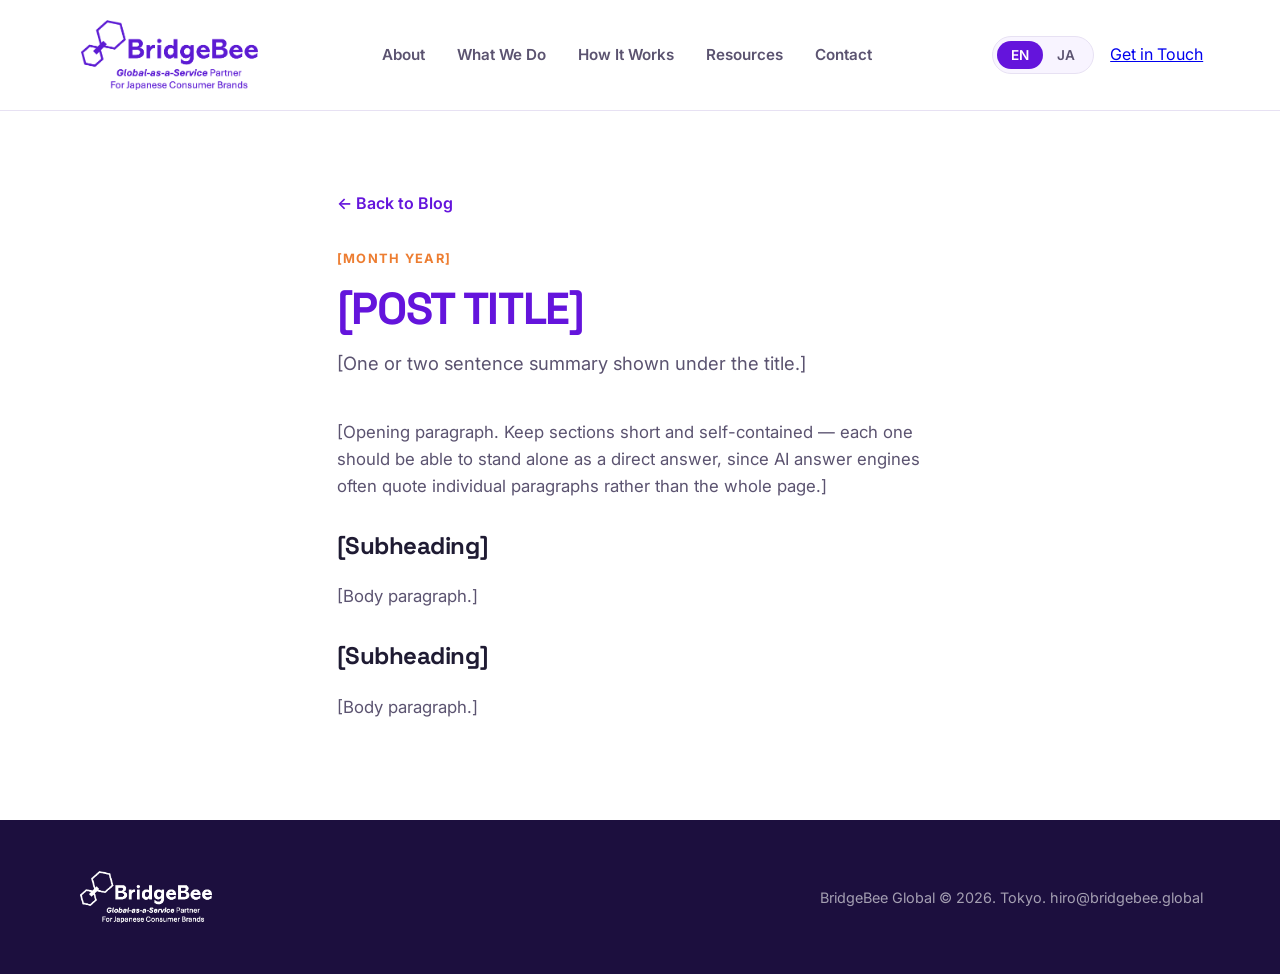
<file: blog/template.html>
<!--
  BLOG POST TEMPLATE
  ===================
  1. Copy this file to blog/your-post-slug.html (use a short, descriptive,
     hyphenated slug — it becomes part of the URL).
  2. Replace everything in [BRACKETS] below, in both languages.
  3. Update <title>, meta description, the JSON-LD block, and the H1/dek/body.
  4. Add a card for this post in blog/index.html's <div class="blog-grid">.
  5. Add the new post's URL to sitemap.xml at the site root.
  6. In the new file, replace the noindex meta tag below with a canonical
     tag instead: <link rel="canonical" href="https://bridgebee.global/blog/your-post-slug.html">
-->
<!DOCTYPE html>
<html lang="en">
<head>
<meta charset="UTF-8">
<meta name="viewport" content="width=device-width, initial-scale=1.0">
<title>[POST TITLE] — BridgeBee Global Blog</title>
<meta name="description" content="[ONE-SENTENCE SUMMARY FOR SEARCH RESULTS]">
<meta name="robots" content="noindex">
<link rel="icon" href="/favicon.ico" sizes="any">
<link rel="icon" type="image/png" href="../assets/favicon.png">
<link rel="apple-touch-icon" href="../assets/apple-touch-icon.png">
<link rel="preconnect" href="https://fonts.googleapis.com">
<link rel="preconnect" href="https://fonts.gstatic.com" crossorigin>
<link href="https://fonts.googleapis.com/css2?family=Space+Grotesk:wght@400;500;600;700&family=Noto+Sans+JP:wght@400;500;700;900&family=Inter:wght@400;500;600&display=swap" rel="stylesheet">
<link rel="stylesheet" href="../assets/site.css">
<script type="application/ld+json">
{
  "@context": "https://schema.org",
  "@type": "Article",
  "headline": "[POST TITLE]",
  "description": "[ONE-SENTENCE SUMMARY]",
  "author": { "@type": "Organization", "name": "BridgeBee Global" },
  "publisher": { "@type": "Organization", "name": "BridgeBee Global", "logo": "https://bridgebee.global/assets/logo-full-purple.png" },
  "datePublished": "[YYYY-MM-DD]",
  "inLanguage": "en"
}
</script>
</head>
<body data-lang="en">

<header>
  <a href="../index.html"><img src="../assets/logo-full-purple.png" alt="BridgeBee Global" class="logo-mark"></a>
  <div class="mobile-nav-links">
    <nav>
      <a href="../index.html#about"><span data-en>About</span><span data-ja>会社概要</span></a>
      <a href="../index.html#services"><span data-en>What We Do</span><span data-ja>サービス</span></a>
      <a href="../index.html#process"><span data-en>How It Works</span><span data-ja>プロセス</span></a>
      <a href="../resources.html"><span data-en>Resources</span><span data-ja>リソース</span></a>
      <a href="../index.html#contact"><span data-en>Contact</span><span data-ja>お問い合わせ</span></a>
    </nav>
  </div>
  <div style="display:flex; align-items:center; gap:16px;">
    <div class="lang-toggle">
      <button id="btn-en" class="active" onclick="setLang('en')">EN</button>
      <button id="btn-ja" onclick="setLang('ja')">JA</button>
    </div>
    <a href="../index.html#contact" class="cta-nav" style="display:inline-block;"><span data-en>Get in Touch</span><span data-ja>お問い合わせ</span></a>
  </div>
</header>

<main>
  <article class="article">
    <a href="index.html" class="article-back">
      <span data-en>← Back to Blog</span>
      <span data-ja>← ブログ一覧へ戻る</span>
    </a>

    <div class="article-meta">
      <span data-en>[MONTH YEAR]</span>
      <span data-ja>[年月]</span>
    </div>

    <h1>
      <span data-en>[POST TITLE]</span>
      <span data-ja>[記事タイトル]</span>
    </h1>

    <p class="article-dek">
      <span data-en>[One or two sentence summary shown under the title.]</span>
      <span data-ja>[タイトル下に表示される1〜2文の要約]</span>
    </p>

    <div class="article-body">
      <p>
        <span data-en>[Opening paragraph. Keep sections short and self-contained — each one should be able to stand alone as a direct answer, since AI answer engines often quote individual paragraphs rather than the whole page.]</span>
        <span data-ja>[導入段落。各セクションは短く自己完結させてください。AI検索エンジンはページ全体ではなく、個々の段落を引用することが多いためです。]</span>
      </p>

      <h2>
        <span data-en>[Subheading]</span>
        <span data-ja>[小見出し]</span>
      </h2>
      <p>
        <span data-en>[Body paragraph.]</span>
        <span data-ja>[本文]</span>
      </p>

      <h2>
        <span data-en>[Subheading]</span>
        <span data-ja>[小見出し]</span>
      </h2>
      <p>
        <span data-en>[Body paragraph.]</span>
        <span data-ja>[本文]</span>
      </p>
    </div>
  </article>
</main>

<footer>
  <div class="footer-inner">
    <img src="../assets/logo-full-white.png" alt="BridgeBee Global">
    <p>BridgeBee Global © 2026. Tokyo. hiro@bridgebee.global</p>
  </div>
</footer>

<script src="../assets/lang.js"></script>
<script>
  const saved = localStorage.getItem('bridgebee-lang');
  setLang(saved === 'ja' ? 'ja' : 'en');
</script>

</body>
</html>
</file>
<file: assets/site.css>
:root{
  --purple:#6414DC;
  --purple-light:#8342E3;
  --indigo-mid:#4A1AA0;
  --indigo-deep:#2C1660;
  --indigo-deeper:#1C0F3E;
  --lavender:#F0E6FF;
  --lavender-soft:#F8F4FF;
  --orange:#ED7D31;
  --text-body:#5B5370;
  --text-heading:#1F1B33;
  --line:#E7E1F3;
  --white:#FFFFFF;
  --radius:18px;
}
*{box-sizing:border-box; margin:0; padding:0;}
html{scroll-behavior:smooth;}
body{
  background:var(--white);
  color:var(--text-body);
  font-family:'Inter','Space Grotesk',sans-serif;
  line-height:1.6;
  overflow-x:hidden;
}
body[data-lang="ja"]{ font-family:'Noto Sans JP','Inter',sans-serif; }
[data-en], [data-ja]{ display:none; }
body[data-lang="en"] [data-en]{ display:revert; }
body[data-lang="ja"] [data-ja]{ display:revert; }
body[data-lang="en"] span[data-en], body[data-lang="ja"] span[data-ja]{ display:inline; }

header{
  position:sticky; top:0; z-index:50;
  display:flex; align-items:center; justify-content:space-between;
  padding:16px 6vw;
  background:rgba(255,255,255,0.9);
  backdrop-filter:blur(10px);
  border-bottom:1px solid var(--line);
}
.logo-mark{ height:78px; display:block; }
header > a{ display:flex; align-items:center; }
nav{ display:flex; align-items:center; gap:32px; }
nav a{ color:var(--text-body); text-decoration:none; font-size:0.95rem; font-weight:600; transition:color .2s; }
nav a:hover, nav a.active{ color:var(--purple); }
.lang-toggle{
  display:flex; background:var(--lavender-soft); border:1px solid var(--line); border-radius:999px; padding:4px;
}
.lang-toggle button{
  border:none; background:transparent; color:var(--text-body); font-weight:600; font-size:0.85rem;
  padding:6px 14px; border-radius:999px; cursor:pointer; transition:all .2s; font-family:inherit;
}
.lang-toggle button.active{ background:var(--purple); color:var(--white); }
nav .cta-nav{
  background:var(--purple); color:var(--white); padding:10px 20px; border-radius:999px; font-weight:600; font-size:0.9rem;
  text-decoration:none;
}
.mobile-nav-links{ display:flex; align-items:center; gap:32px; }

main{ padding:0; }
section{ max-width:1200px; margin:0 auto; padding-left:6vw; padding-right:6vw; }

.hero{
  max-width:none; padding:100px 6vw 120px;
  background:
    radial-gradient(circle at 82% 18%, rgba(255,255,255,0.10) 0, transparent 34%),
    radial-gradient(circle at 88% 62%, rgba(255,255,255,0.06) 0, transparent 30%),
    linear-gradient(135deg, #6C1CE0 0%, #5417C4 32%, var(--indigo-mid) 60%, var(--indigo-deep) 100%);
  color:var(--white);
  position:relative;
  overflow:hidden;
}
.hero::before{
  content:""; position:absolute; top:-120px; right:-80px; width:420px; height:420px;
  border-radius:50%; border:1px solid rgba(255,255,255,0.15);
}
.hero::after{
  content:""; position:absolute; bottom:-160px; right:120px; width:340px; height:340px;
  border-radius:50%; border:1px solid rgba(255,255,255,0.12);
}
.hero-inner{ max-width:1200px; margin:0 auto; position:relative; z-index:2; }
.hero-logo-row{ display:flex; align-items:center; gap:14px; margin-bottom:36px; }
.hero-logo-row img{ height:34px; }
.eyebrow{
  display:inline-flex; align-items:center; gap:8px;
  color:var(--white); font-weight:600; font-size:0.78rem; letter-spacing:0.12em; text-transform:uppercase;
  margin-bottom:24px; padding:8px 16px; border:1px solid rgba(255,255,255,0.35); border-radius:999px;
  background:rgba(255,255,255,0.08);
}
h1{
  font-family:'Space Grotesk',sans-serif;
  font-weight:700; letter-spacing:-0.03em;
  font-size:clamp(2.4rem, 6vw, 5rem);
  line-height:1.08;
  max-width:18ch;
  margin-bottom:28px;
  color:var(--white);
}
body[data-lang="ja"] h1{ font-family:'Noto Sans JP',sans-serif; font-weight:900; max-width:none; }
h1 .accent{ color:var(--orange); }
.hero p.lede{
  font-size:clamp(1.05rem, 1.6vw, 1.3rem);
  color:rgba(255,255,255,0.82);
  max-width:640px;
  margin-bottom:40px;
}

/* Smaller page hero (Resources, etc.) */
.page-hero{
  max-width:none; padding:72px 6vw 84px;
  background:
    radial-gradient(circle at 85% 20%, rgba(255,255,255,0.10) 0, transparent 34%),
    linear-gradient(135deg, #6C1CE0 0%, #5417C4 32%, var(--indigo-mid) 60%, var(--indigo-deep) 100%);
  color:var(--white);
  position:relative;
  overflow:hidden;
}
.page-hero::before{
  content:""; position:absolute; top:-100px; right:-60px; width:300px; height:300px;
  border-radius:50%; border:1px solid rgba(255,255,255,0.15);
}
.page-hero-inner{ max-width:1200px; margin:0 auto; position:relative; z-index:2; }
.page-hero h1{ font-size:clamp(2.2rem, 5vw, 3.6rem); max-width:22ch; margin-bottom:16px; }
.page-hero p.lede{ margin-bottom:0; }

.btn-row{ display:flex; gap:16px; flex-wrap:wrap; }
.btn{
  display:inline-flex; align-items:center; gap:8px;
  padding:16px 30px; border-radius:12px; font-weight:600; font-size:1rem;
  text-decoration:none; cursor:pointer; border:none; transition:transform .2s, box-shadow .2s; font-family:inherit;
}
.btn-primary{ background:var(--white); color:var(--purple); box-shadow:0 8px 24px rgba(0,0,0,0.18); }
.btn-primary:hover{ transform:translateY(-2px); box-shadow:0 12px 32px rgba(0,0,0,0.24); }
.btn-secondary{ background:transparent; color:var(--white); border:1px solid rgba(255,255,255,0.5); }
.btn-secondary:hover{ border-color:var(--white); background:rgba(255,255,255,0.08); }
.btn-solid{ background:var(--purple); color:var(--white); box-shadow:0 8px 24px rgba(100,20,220,0.25); }
.btn-solid:hover{ transform:translateY(-2px); box-shadow:0 12px 32px rgba(100,20,220,0.35); }
.btn-outline-purple{ background:var(--white); color:var(--purple); border:1px solid var(--line); }
.btn-outline-purple:hover{ border-color:var(--purple); }

.section-label{
  color:var(--purple); font-weight:700; font-size:0.8rem; letter-spacing:0.12em; text-transform:uppercase; margin-bottom:14px; display:block;
}
h2{
  font-family:'Space Grotesk',sans-serif; font-weight:700; letter-spacing:-0.02em;
  font-size:clamp(1.8rem, 3.6vw, 2.6rem); line-height:1.15; margin-bottom:20px; max-width:20ch;
  color:var(--purple);
}
body[data-lang="ja"] h2{ font-family:'Noto Sans JP',sans-serif; font-weight:900; max-width:none; }

.about{ padding:100px 6vw; }
.about-grid{ display:grid; grid-template-columns:1fr 1fr; gap:60px; align-items:start; }
.about-grid p{ color:var(--text-body); font-size:1.08rem; max-width:60ch; }
.quote-bar{
  margin-top:28px; background:var(--lavender); border-left:4px solid var(--purple); border-radius:0 12px 12px 0;
  padding:18px 24px; font-weight:600; font-style:italic; color:var(--text-heading); font-size:1.02rem;
}

.services{ padding:100px 6vw; background:var(--lavender-soft); }
.services-head{ max-width:640px; margin-bottom:56px; }
.services-head p{ color:var(--text-body); font-size:1.08rem; }
.grid-6{ display:grid; grid-template-columns:repeat(3, 1fr); gap:24px; }
.service-card{
  background:var(--white); border:1px solid var(--line); border-radius:var(--radius);
  padding:32px 28px; transition:border-color .25s, transform .25s, box-shadow .25s;
}
.service-card:hover{ border-color:var(--purple); transform:translateY(-4px); box-shadow:0 16px 32px rgba(100,20,220,0.12); }
.service-num{ font-family:'Space Grotesk',sans-serif; color:var(--orange); font-weight:700; font-size:0.85rem; margin-bottom:16px; display:block; }
.service-card h3{ font-family:'Space Grotesk',sans-serif; font-size:1.15rem; font-weight:600; margin-bottom:12px; color:var(--text-heading); }
body[data-lang="ja"] .service-card h3{ font-family:'Noto Sans JP',sans-serif; font-weight:700; }
.service-card p{ color:var(--text-body); font-size:0.95rem; }

.process{ padding:100px 6vw; }
.process-track{ display:grid; grid-template-columns:repeat(3,1fr); gap:24px; position:relative; margin-top:56px; }
.phase{ background:var(--white); border:1px solid var(--line); border-radius:var(--radius); padding:36px 28px; position:relative; box-shadow:0 4px 18px rgba(31,27,51,0.04); }
.phase .tag{ display:inline-block; background:var(--purple); color:var(--white); font-weight:700; font-size:0.78rem; padding:6px 14px; border-radius:999px; margin-bottom:20px; font-family:'Space Grotesk',sans-serif; }
.phase h3{ font-family:'Space Grotesk',sans-serif; font-size:1.3rem; font-weight:700; margin-bottom:12px; color:var(--text-heading); }
body[data-lang="ja"] .phase h3{ font-family:'Noto Sans JP',sans-serif; font-weight:900; }
.phase p{ color:var(--text-body); font-size:0.95rem; }

.why{ padding:100px 6vw; background:var(--lavender-soft); }
.why-grid{ display:grid; grid-template-columns:1fr 1fr 1fr; gap:32px; margin-top:48px; }
.why-item{ background:var(--white); border:1px solid var(--line); border-radius:var(--radius); padding:28px; }
.why-item h3{ font-family:'Space Grotesk',sans-serif; font-size:1.2rem; font-weight:700; margin-bottom:12px; color:var(--purple); }
body[data-lang="ja"] .why-item h3{ font-family:'Noto Sans JP',sans-serif; font-weight:700; }
.why-item p{ color:var(--text-body); font-size:0.95rem; }

.contact{ padding:100px 6vw 60px; }
.contact-wrap{
  background:linear-gradient(135deg, #6C1CE0 0%, #5417C4 40%, var(--indigo-deep) 100%);
  border-radius:24px; padding:60px; display:grid; grid-template-columns:1fr 1fr; gap:60px; color:var(--white);
  position:relative; overflow:hidden;
}
.contact-wrap::after{
  content:""; position:absolute; top:-100px; left:-60px; width:280px; height:280px; border-radius:50%;
  border:1px solid rgba(255,255,255,0.15);
}
.contact-copy{ position:relative; z-index:2; }
.contact-copy .section-label{ color:var(--orange); }
.contact-copy h2{ color:var(--white); margin-bottom:0; }
.contact-copy p{ color:rgba(255,255,255,0.82); font-size:1.05rem; margin-top:16px; max-width:44ch; }
form{ display:flex; flex-direction:column; gap:16px; position:relative; z-index:2; }
form input, form textarea{
  background:rgba(255,255,255,0.08); border:1px solid rgba(255,255,255,0.3); border-radius:10px; padding:14px 16px;
  color:var(--white); font-family:inherit; font-size:0.95rem;
}
form input::placeholder, form textarea::placeholder{ color:rgba(255,255,255,0.55); }
form input:focus, form textarea:focus{ outline:none; border-color:var(--white); }
form textarea{ min-height:110px; resize:vertical; }
form button{ margin-top:6px; }

/* Blog */
.blog-grid{ display:grid; grid-template-columns:repeat(3, 1fr); gap:24px; margin-top:48px; }
.blog-card{
  background:var(--white); border:1px solid var(--line); border-radius:var(--radius);
  padding:32px 28px; display:flex; flex-direction:column; gap:12px; transition:border-color .25s, transform .25s, box-shadow .25s;
  text-decoration:none;
}
.blog-card:hover{ border-color:var(--purple); transform:translateY(-4px); box-shadow:0 16px 32px rgba(100,20,220,0.12); }
.blog-meta{ color:var(--orange); font-weight:700; font-size:0.78rem; letter-spacing:0.06em; text-transform:uppercase; }
.blog-card h3{ font-family:'Space Grotesk',sans-serif; font-size:1.15rem; font-weight:600; color:var(--text-heading); }
body[data-lang="ja"] .blog-card h3{ font-family:'Noto Sans JP',sans-serif; font-weight:700; }
.blog-card p{ color:var(--text-body); font-size:0.95rem; }
.blog-empty-state{
  margin-top:48px; border:1px dashed var(--line); border-radius:var(--radius); padding:48px; text-align:center;
  color:var(--text-body); background:var(--white);
}
.blog-empty-state p{ max-width:48ch; margin:0 auto; }

/* Blog article template */
.article{ padding:80px 6vw 100px; max-width:760px; margin:0 auto; }
.article-meta{ color:var(--orange); font-weight:700; font-size:0.8rem; letter-spacing:0.1em; text-transform:uppercase; margin-bottom:16px; }
.article h1{ color:var(--purple); font-size:clamp(2rem, 4vw, 2.8rem); max-width:none; margin-bottom:16px; }
.article .article-dek{ color:var(--text-body); font-size:1.15rem; margin-bottom:40px; }
.article-body{ color:var(--text-body); font-size:1.05rem; display:flex; flex-direction:column; gap:20px; }
.article-body h2{ color:var(--text-heading); font-size:1.5rem; max-width:none; margin-top:12px; margin-bottom:4px; }
.article-body h3{ color:var(--purple); font-size:1.15rem; font-weight:700; font-family:'Space Grotesk',sans-serif; margin-top:8px; margin-bottom:0; }
body[data-lang="ja"] .article-body h3{ font-family:'Noto Sans JP',sans-serif; font-weight:700; }
.article-body img{ width:100%; height:auto; border-radius:var(--radius); display:block; }
.article-body figcaption{ color:var(--text-body); font-size:0.85rem; text-align:center; margin-top:8px; }
.article-body ul, .article-body ol{ padding-left:24px; display:flex; flex-direction:column; gap:8px; }
.article-back{ display:inline-flex; align-items:center; gap:6px; color:var(--purple); font-weight:600; text-decoration:none; margin-bottom:32px; }
.article-back:hover{ text-decoration:underline; }

/* Resources page: guide cards */
.resources-section{ padding:100px 6vw; }
.resources-section.alt{ background:var(--lavender-soft); }
.resource-grid{ display:grid; grid-template-columns:repeat(3, 1fr); gap:24px; margin-top:48px; }
.resource-card{
  background:var(--white); border:1px solid var(--line); border-radius:var(--radius);
  padding:32px 28px; display:flex; flex-direction:column; gap:14px; transition:border-color .25s, transform .25s, box-shadow .25s;
}
.resource-card:hover{ border-color:var(--purple); transform:translateY(-4px); box-shadow:0 16px 32px rgba(100,20,220,0.12); }
.resource-tag{
  display:inline-block; align-self:flex-start; background:var(--lavender); color:var(--purple);
  font-weight:700; font-size:0.72rem; letter-spacing:0.06em; text-transform:uppercase; padding:5px 12px; border-radius:999px;
}
.resource-card h3{ font-family:'Space Grotesk',sans-serif; font-size:1.2rem; font-weight:600; color:var(--text-heading); }
body[data-lang="ja"] .resource-card h3{ font-family:'Noto Sans JP',sans-serif; font-weight:700; }
.resource-card p{ color:var(--text-body); font-size:0.95rem; flex-grow:1; }
.resource-card a{ color:var(--purple); font-weight:600; font-size:0.92rem; text-decoration:none; display:inline-flex; align-items:center; gap:6px; }
.resource-card a:hover{ text-decoration:underline; }

/* FAQ accordion */
.faq-list{ margin-top:48px; display:flex; flex-direction:column; gap:14px; max-width:840px; }
.faq-item{
  background:var(--white); border:1px solid var(--line); border-radius:14px; padding:6px 24px; overflow:hidden;
}
.faq-item summary{
  cursor:pointer; list-style:none; padding:18px 0; font-weight:600; color:var(--text-heading);
  display:flex; justify-content:space-between; align-items:center; gap:16px; font-size:1.02rem;
}
body[data-lang="ja"] .faq-item summary{ font-family:'Noto Sans JP',sans-serif; font-weight:700; }
.faq-item summary::-webkit-details-marker{ display:none; }
.faq-item summary::after{
  content:"+"; color:var(--purple); font-size:1.4rem; font-weight:400; flex-shrink:0; transition:transform .2s;
}
.faq-item[open] summary::after{ transform:rotate(45deg); }
.faq-item .faq-answer{ color:var(--text-body); font-size:0.96rem; padding-bottom:20px; max-width:70ch; }

footer{ background:var(--indigo-deeper); padding:48px 6vw; margin-top:0; }
.footer-inner{ max-width:1200px; margin:0 auto; display:flex; justify-content:space-between; align-items:center; flex-wrap:wrap; gap:16px; }
.footer-inner img{ height:58px; }
footer p{ color:rgba(255,255,255,0.6); font-size:0.9rem; }

.menu-toggle{ display:none; background:none; border:none; color:var(--text-heading); font-size:1.6rem; cursor:pointer; }

@media (max-width: 900px){
  .about-grid, .grid-6, .process-track, .why-grid, .resource-grid{ grid-template-columns:1fr; }
  .contact-wrap{ grid-template-columns:1fr; padding:36px 24px; }
  .mobile-nav-links{ display:none; }
  .menu-toggle{ display:block; }
}
</file>
